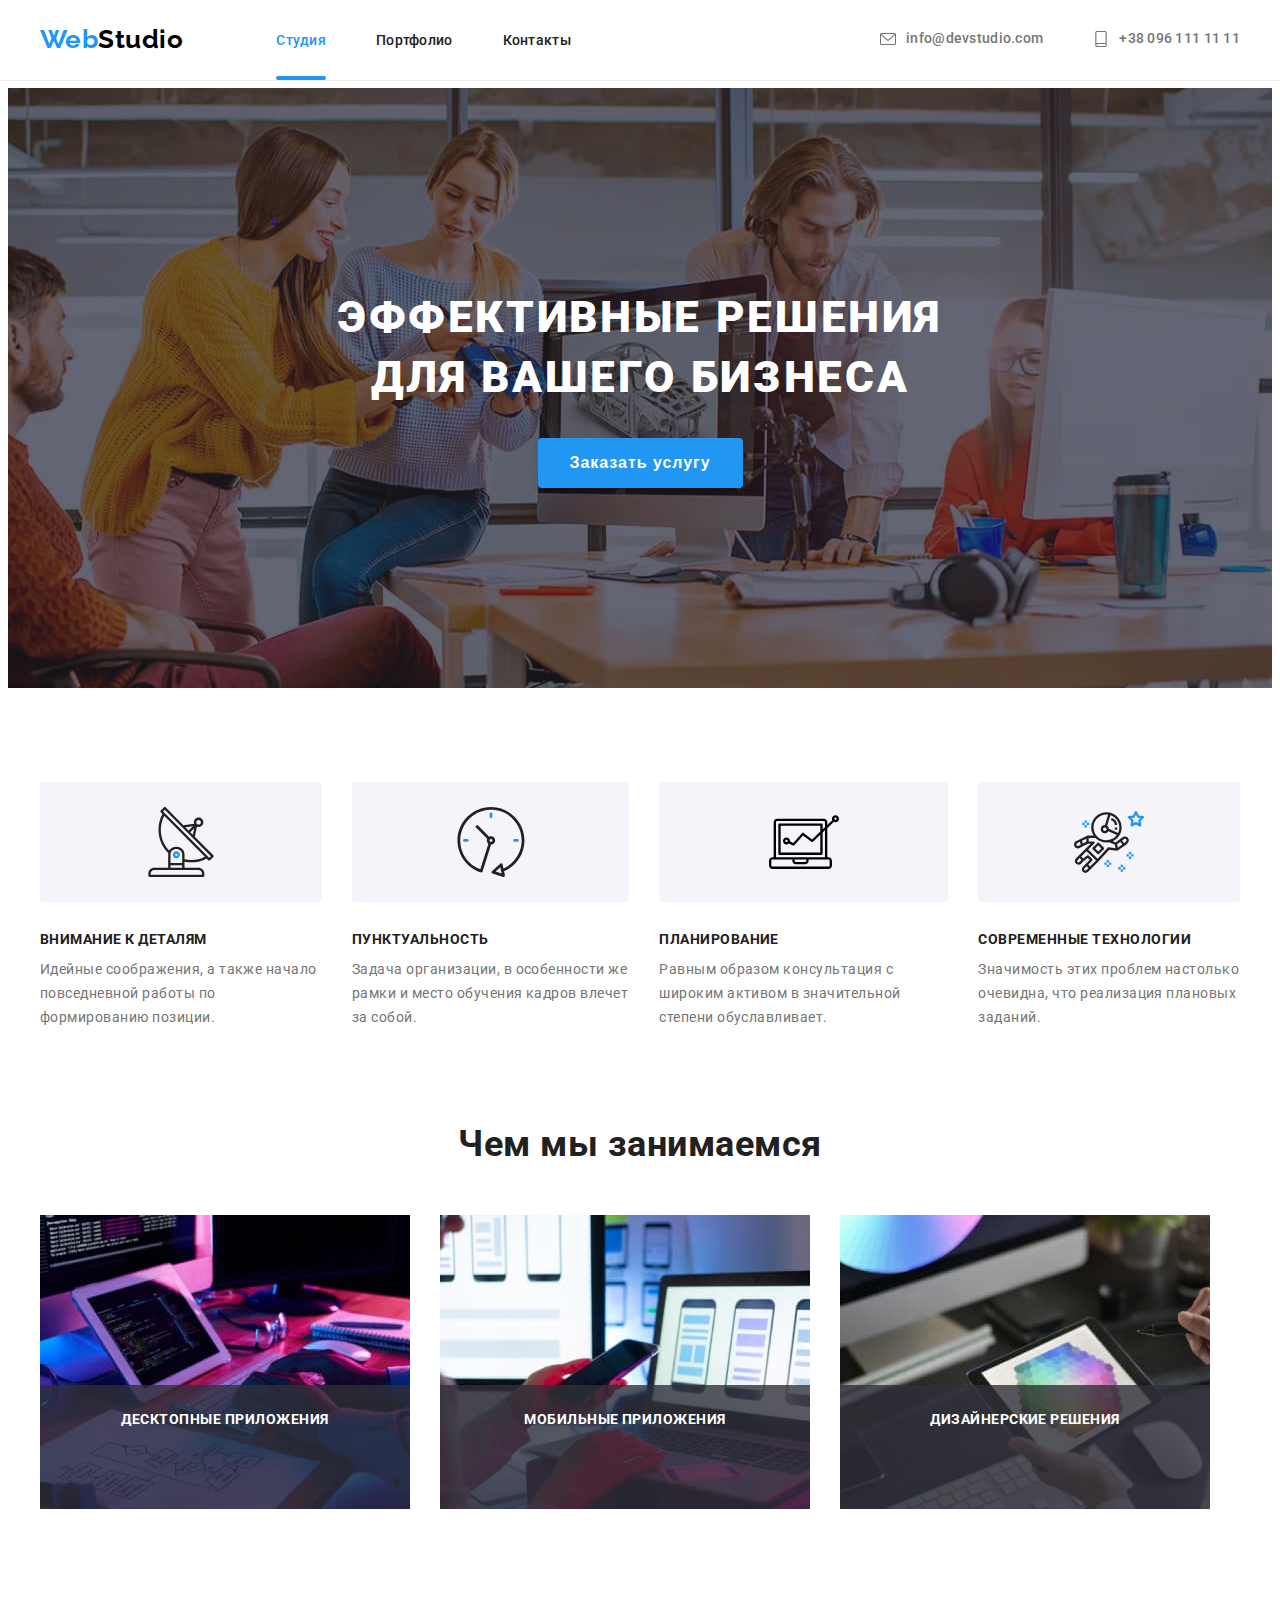
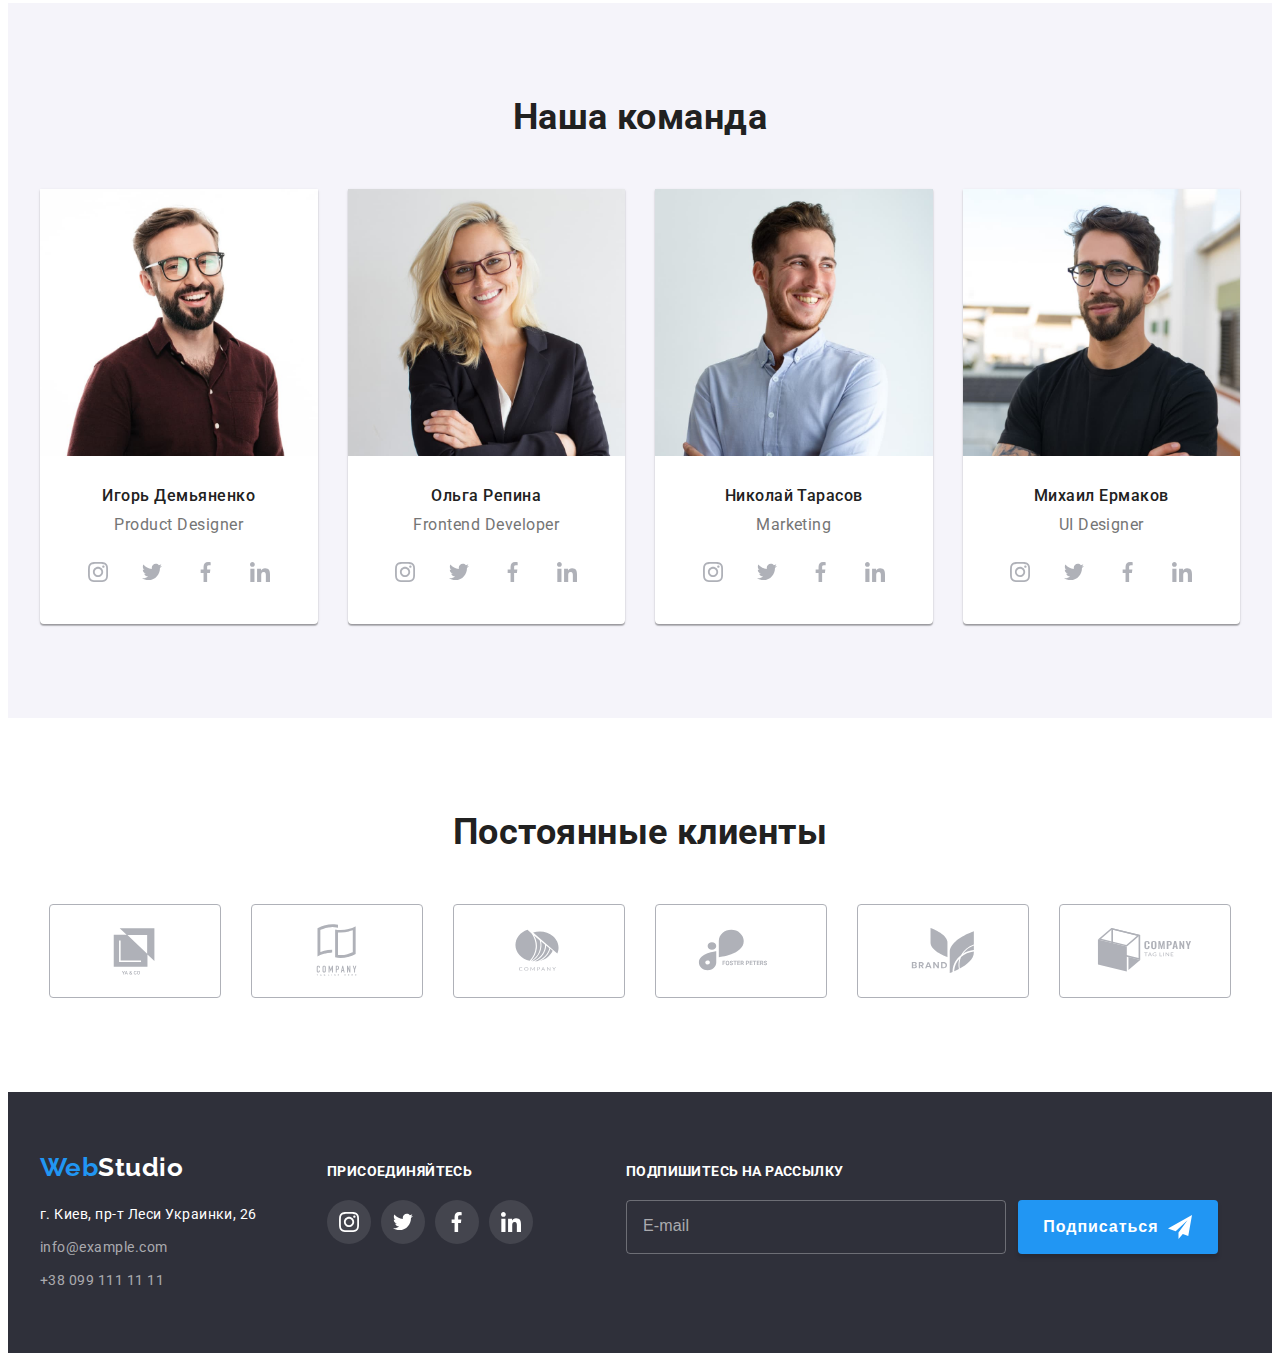
<file: index.html>
<!DOCTYPE html>
<html lang="ru">

<head>
    <meta charset="UTF-8">
    <meta http-equiv="X-UA-Compatible" content="IE=edge">
    <meta name="viewport" content="width=device-width, initial-scale=1.0">
    <title>WedStudio</title>
    <link rel="preconnect" href="https://fonts.googleapis.com">
    <link rel="preconnect" href="https://fonts.gstatic.com" crossorigin>
    <link href="https://fonts.googleapis.com/css2?family=Raleway:wght@700&family=Roboto:wght@400;500;700;900&display=swap"
        rel="stylesheet">
    <link rel="stylesheet" href="https://cdnjs.cloudflare.com/ajax/libs/modern-normalize/1.1.0/modern-normalize.min.css"
            integrity="sha512-wpPYUAdjBVSE4KJnH1VR1HeZfpl1ub8YT/NKx4PuQ5NmX2tKuGu6U/JRp5y+Y8XG2tV+wKQpNHVUX03MfMFn9Q=="
            crossorigin="anonymous" referrerpolicy="no-referrer" />
    <!-- <link rel="stylesheet" href="./css/styles.css"> -->
    <link rel="stylesheet" href="./css/main.min.css">
</head>

<body>

    <!-- HEADER -->

    <header class="page-header">
        <div class="container header">
            <a href="./index.html" class="logo"><span class="logo-item">Web</span>Studio</a>

            <button class="menu-btn" data-menu-open>
                <svg width="40" height="40">
                    <use href="./images/icons.svg#mob-menu"></use>
                </svg>
            </button>

            <nav class="page-header__nav">
                <ul class="nav">
                    <li class="nav__item">
                        <a href="index.html" class="nav__link nav__link--current">Студия</a>
                    </li>
                    <li class="nav__item">
                        <a href="portfolio.html" class="nav__link">Портфолио</a>
                    </li>
                    <li class="nav__item">
                        <a href="#contact" class="nav__link">Контакты</a>
                    </li>
                </ul>
            </nav>

            <ul class="contacts">
                <li class="contacts__item">
                    <a href="mailto:info@devstudio.com" class="contacts__link">
                        <svg class="contacts__icon" width="16" height="16">
                            <use href="./images/icons.svg#envelope"></use>
                        </svg>
                        info@devstudio.com
                    </a>
                </li>
                <li class="contacts__item">
                    <a href="tel:+380961111111" class="contacts__link">
                        <svg class="contacts__icon" width="16" height="16">
                            <use href="./images/icons.svg#smartphone"></use>
                        </svg>
                        +38 096 111 11 11
                    </a>
                </li>
            </ul>
        </div>
    </header>

    <main>

        <!-- HERO -->

        <section class="hero main-background">
            <div class="container">
                <h1 class="hero-title">
                    Эффективные решения <br>
                    для вашего бизнеса
                </h1>
                <button type="button" class="main-btn" data-modal-open>Заказать услугу</button>
            </div>

            <!-- MODAL -->

            <div class="backdrop is-hidden" data-modal>
                <div class="modal">
                    <button class="modal-btn" data-modal-close>
                        <svg width='30' height="30" >
                            <use href="./images/icons.svg#close"></use>
                        </svg>
                    </button>
                    <h5 class="modal-title">Оставьте свои данные, мы вам перезвоним</h5>
                    <form class="form">
                        <label class="form__label">
                            <span class="form__text">Имя</span>
                            <span class="form__item">
                                <svg width="18" height="18">
                                    <use href="./images/icons.svg#person-black"></use>
                                </svg>
                            </span>
                            <input type="text" class="form__input" name="name" placeholder="Иван Иванович" required>
                        </label>
                        <label class="form__label">
                            <span class="form__text">Телефон</span>
                            <span class="form__item">
                                <svg width="18" height="18">
                                    <use href="./images/icons.svg#phone-black"></use>
                                </svg>
                            </span>
                            <input type="tel" class="form__input" name="tel" placeholder="+380670000000" required>
                        </label>
                        <label class="form__label">
                            <span class="form__text">Почта</span>
                            <span class="form__item">
                                <svg width="18" height="18">
                                    <use href="./images/icons.svg#email-black"></use>
                                </svg>
                            </span>
                            <input type="email" class="form__input" name="mail" placeholder="mail@example.com" required>
                        </label>
                        <label class="form__label label-comment">
                            <span class="form__text">Комментарий</span>
                            <textarea name="comment" placeholder="Введите текст"></textarea>
                        </label>
                        <label class="checkbox">
                            <input type="checkbox" class="checkbox__input" name="topic">
                            <span class="checkbox__item">
                                <svg width="16" height="15">
                                    <use href="./images/icons.svg#icon-check"></use>
                                </svg>
                            </span>
                            <span class="checkbox__agreement">
                                Соглашаюсь с рассылкой и принимаю
                                <a href="" class="checkbox__link">Условия договора</a></span>
                        </label>
                        <button type="submit" class="main-btn">Отправить</button>
                    </form>
                </div>
            </div>
        </section>

        <!-- ADVANTAGE -->

        <section class="advantage">
            <div class="container">
                <h2 class="hidden-title">Преимущества</h2>
                <ul class="advantage__list">
                    <li class="advantage__item">
                        <div class="skills">
                            <div class="skills__box">
                                <svg width="70" height="70">
                                    <use href="./images/icons.svg#antenna"></use>
                                </svg>
                            </div>
                            <h3 class="skills__title">Внимание к деталям</h3>
                            <p class="skills__text">Идейные соображения, а также начало
                                повседневной работы по формированию позиции.</p>
                        </div>
                    </li>
                    <li class="advantage__item">
                        <div class="skills">
                            <div class="skills__box">
                                <svg width="70" height="70">
                                    <use href="./images/icons.svg#clock"></use>
                                </svg>
                            </div>
                            <h3 class="skills__title">Пунктуальность</h3>
                            <p class="skills__text">Задача организации, в особенности же рамки
                                и место обучения кадров влечет за собой.</p>
                        </div>
                    </li>
                    <li class="advantage__item">
                        <div class="skills">
                            <div class="skills__box">
                                <svg width="70" height="70">
                                    <use href="./images/icons.svg#comp"></use>
                                </svg>
                            </div>
                            <h3 class="skills__title">Планирование</h3>
                            <p class="skills__text">Равным образом консультация с широким активом
                                в значительной степени обуславливает.</p>
                        </div>
                    </li>
                    <li class="advantage__item">
                        <div class="skills">
                            <div class="skills__box">
                                <svg width="70" height="70">
                                    <use href="./images/icons.svg#astronaut"></use>
                                </svg>
                            </div>
                            <h3 class="skills__title">Современные технологии</h3>
                            <p class="skills__text">Значимость этих проблем настолько очевидна,
                                что реализация плановых заданий.</p>
                        </div>
                    </li>
                </ul>
            </div>
        </section>

        <!-- WORKS -->

        <section class="work">
            <div class="container">
                <h2 class="work-title">Чем мы занимаемся</h2>
                <ul class="work__list">
                    <li class="work__item">

                        <img
                            srcset="
                                ./images/desktop/box-1-1200@1x.jpg 1x,
                                ./images/desktop/box-1-1200@2x.jpg 2x"
                            src="./images/desktop/box-1-1200@1x.jpg"
                            alt="Разработчик пишет код"
                            width="370"
                        >
                        <div class="work__box">
                            <p class="work__text">
                                Десктопные приложения
                            </p>
                        </div>
                    </li>
                    <li class="work__item">
                        <img
                            srcset="
                                ./images/desktop/box-2-1200@1x.jpg 1x,
                                ./images/desktop/box-2-1200@2x.jpg 2x"
                            src="./images/desktop/box-2-1200@1x.jpg"
                        alt="Дизайнер создает макет"
                        width="370"
                        >
                        <div class="work__box">
                            <p class="work__text">
                                Мобильные приложения
                            </p>
                        </div>
                    </li>
                    <li class="work__item">
                        <img
                            srcset="
                                ./images/desktop/box-3-1200@1x.jpg 1x,
                                ./images/desktop/box-3-1200@2x.jpg 2x"
                            src="./images/desktop/box-3-1200@1x.jpg"
                        alt="Дизайнер работает с палитрой"
                        width="370"
                        >
                        <div class="work__box">
                            <p class="work__text">
                                Дизайнерские решения
                            </p>
                        </div>
                    </li>
                </ul>
            </div>
        </section>

        <!-- TEAM -->

        <section class="team">
            <div class="container">
                <h2 class="team-title">Наша команда</h2>
                <ul class="team__list">
                    <li class="team__item">

                        <picture>
                            <source srcset="
                                        ./images/mobile/team-1-480@1x.jpg 1x,
                                        ./images/mobile/team-1-480@2x.jpg 2x"
                                    media="(max-width: 767px)">
                            <source srcset="
                                        ./images/tablet/team-1-768@1x.jpg 1x,
                                        ./images/tablet/team-1-768@2x.jpg 2x"
                                    media="(min-width: 768px) and (max-width: 1199px)">
                            <source srcset="
                                        ./images/desktop/team-1-1200@1x.jpg 1x,
                                        ./images/desktop/team-1-1200@2x.jpg 2x"
                                    media="(min-width: 1200px)">

                            <img src="./images/mobile/team-1-480@1x.jpg"
                                 alt="Дизайнер"
                                 width="270">
                        </picture>

                        <h4 class="team__name">Игорь Демьяненко</h4>
                        <p class="team__position">Product Designer</p>
                        <ul class="networks">
                            <li class="networks__item">
                                <a href="https://www.instagram.com/" target="_blank" rel="noreferrer noopener" class="networks__link">
                                    <svg width="20" height="20">
                                        <use href="./images/icons.svg#instagram"></use>
                                    </svg>
                                </a>
                            </li>
                            <li class="networks__item">
                                <a href="https://twitter.com/" target="_blank" rel="noreferrer noopener" class="networks__link">
                                    <svg width="20" height="20">
                                        <use href="./images/icons.svg#twitter"></use>
                                    </svg>
                                </a>
                            </li>
                            <li class="networks__item">
                                <a href="https://www.facebook.com/" target="_blank" rel="noreferrer noopener" class="networks__link">
                                    <svg width="20" height="20">
                                        <use href="./images/icons.svg#facebook"></use>
                                    </svg>
                                </a>
                            </li>
                            <li class="networks__item">
                                <a href="https://www.linkedin.com/" target="_blank" rel="noreferrer noopener" class="networks__link">
                                    <svg width="20" height="20">
                                        <use href="./images/icons.svg#linkedin"></use>
                                    </svg>
                                </a>
                            </li>
                        </ul>
                    </li>
                    <li class="team__item">

                        <picture>
                            <source srcset="
                                        ./images/mobile/team-2-480@1x.jpg 1x,
                                        ./images/mobile/team-2-480@2x.jpg 2x"
                                    media="(max-width: 767px)">
                            <source srcset="
                                        ./images/tablet/team-2-768@1x.jpg 1x,
                                        ./images/tablet/team-2-768@2x.jpg 2x"
                                    media="(min-width: 768px) and (max-width: 1199px)">
                            <source srcset="
                                        ./images/desktop/team-2-1200@1x.jpg 1x,
                                        ./images/desktop/team-2-1200@2x.jpg 2x"
                                    media="(min-width: 1200px)">

                            <img src="./images/mobile/team-2-480@1x.jpg"
                                 alt="Разработчик"
                                 width="270">
                        </picture>

                        <h4 class="team__name">Ольга Репина</h4>
                        <p class="team__position">Frontend Developer</p>
                        <ul class="networks">
                            <li class="networks__item">
                                <a href="https://www.instagram.com/" target="_blank" rel="noreferrer noopener" class="networks__link">
                                    <svg width="20" height="20">
                                        <use href="./images/icons.svg#instagram"></use>
                                    </svg>
                                </a>
                            </li>
                            <li class="networks__item">
                                <a href="https://twitter.com/" target="_blank" rel="noreferrer noopener" class="networks__link">
                                    <svg width="20" height="20">
                                        <use href="./images/icons.svg#twitter"></use>
                                    </svg>
                                </a>
                            </li>
                            <li class="networks__item">
                                <a href="https://www.facebook.com/" target="_blank" rel="noreferrer noopener" class="networks__link">
                                    <svg width="20" height="20">
                                        <use href="./images/icons.svg#facebook"></use>
                                    </svg>
                                </a>
                            </li>
                            <li class="networks__item">
                                <a href="https://www.linkedin.com/" target="_blank" rel="noreferrer noopener" class="networks__link">
                                    <svg width="20" height="20">
                                        <use href="./images/icons.svg#linkedin"></use>
                                    </svg>
                                </a>
                            </li>
                        </ul>
                    </li>
                    <li class="team__item">

                        <picture>
                            <source srcset="
                                        ./images/mobile/team-3-480@1x.jpg 1x,
                                        ./images/mobile/team-3-480@2x.jpg 2x"
                                    media="(max-width: 767px)">
                            <source srcset="
                                        ./images/tablet/team-3-768@1x.jpg 1x,
                                        ./images/tablet/team-3-768@2x.jpg 2x"
                                    media="(min-width: 768px) and (max-width: 1199px)">
                            <source srcset="
                                        ./images/desktop/team-3-1200@1x.jpg 1x,
                                        ./images/desktop/team-3-1200@2x.jpg 2x"
                                    media="(min-width: 1200px)">

                            <img src="./images/mobile/team-3-480@1x.jpg"
                                 alt="Маркетолог"
                                 width="270">
                        </picture>

                        <h4 class="team__name">Николай Тарасов</h4>
                        <p class="team__position">Marketing</p>
                        <ul class="networks">
                            <li class="networks__item">
                                <a href="https://www.instagram.com/" target="_blank" rel="noreferrer noopener" class="networks__link">
                                    <svg width="20" height="20">
                                        <use href="./images/icons.svg#instagram"></use>
                                    </svg>
                                </a>
                            </li>
                            <li class="networks__item">
                                <a href="https://twitter.com/" target="_blank" rel="noreferrer noopener" class="networks__link">
                                    <svg width="20" height="20">
                                        <use href="./images/icons.svg#twitter"></use>
                                    </svg>
                                </a>
                            </li>
                            <li class="networks__item">
                                <a href="https://www.facebook.com/" target="_blank" rel="noreferrer noopener" class="networks__link">
                                    <svg width="20" height="20">
                                        <use href="./images/icons.svg#facebook"></use>
                                    </svg>
                                </a>
                            </li>
                            <li class="networks__item">
                                <a href="https://www.linkedin.com/" target="_blank" rel="noreferrer noopener" class="networks__link">
                                    <svg width="20" height="20">
                                        <use href="./images/icons.svg#linkedin"></use>
                                    </svg>
                                </a>
                            </li>
                        </ul>
                    </li>
                    <li class="team__item">

                        <picture>
                            <source srcset="
                                        ./images/mobile/team-4-480@1x.jpg 1x,
                                        ./images/mobile/team-4-480@2x.jpg 2x"
                                    media="(max-width: 767px)">
                            <source srcset="
                                        ./images/tablet/team-4-768@1x.jpg 1x,
                                        ./images/tablet/team-4-768@2x.jpg 2x"
                                    media="(min-width: 768px) and (max-width: 1199px)">
                            <source srcset="
                                        ./images/desktop/team-4-1200@1x.jpg 1x,
                                        ./images/desktop/team-4-1200@2x.jpg 2x"
                                    media="(min-width: 1200px)">

                            <img src="./images/mobile/team-4-480@1x.jpg"
                                 alt="Дизайнерг"
                                 width="270">

                        <h4 class="team__name">Михаил Ермаков</h4>
                        <p class="team__position">UI Designer</p>
                        <ul class="networks">
                            <li class="networks__item">
                                <a href="https://www.instagram.com/" target="_blank" rel="noreferrer noopener" class="networks__link">
                                    <svg width="20" height="20">
                                        <use href="./images/icons.svg#instagram"></use>
                                    </svg>
                                </a>
                            </li>
                            <li class="networks__item">
                                <a href="https://twitter.com/" target="_blank" rel="noreferrer noopener" class="networks__link">
                                    <svg width="20" height="20">
                                        <use href="./images/icons.svg#twitter"></use>
                                    </svg>
                                </a>
                            </li>
                            <li class="networks__item">
                                <a href="https://www.facebook.com/" target="_blank" rel="noreferrer noopener" class="networks__link">
                                    <svg width="20" height="20">
                                        <use href="./images/icons.svg#facebook"></use>
                                    </svg>
                                </a>
                            </li>
                            <li class="networks__item">
                                <a href="https://www.linkedin.com/" target="_blank" rel="noreferrer noopener" class="networks__link">
                                    <svg width="20" height="20">
                                        <use href="./images/icons.svg#linkedin"></use>
                                    </svg>
                                </a>
                            </li>
                        </ul>
                    </li>
                </ul>
            </div>
        </section>

        <!-- CLIENTS -->

        <section class="client">
            <div class="container">
                <h2 class="client-title">Постоянные клиенты</h2>
                <ul class="client__list">
                    <li class="client__item">
                        <a href="" class="client__link">
                            <svg width="106" height="60">
                                <use href="./images/icons.svg#client-1"></use>
                            </svg>
                        </a>
                    </li>
                    <li class="client__item">
                        <a href="" class="client__link">
                            <svg width="106" height="60">
                                <use href="./images/icons.svg#client-2"></use>
                            </svg>
                        </a>
                    </li>
                    <li class="client__item">
                        <a href="" class="client__link">
                            <svg width="106" height="60">
                                <use href="./images/icons.svg#client-3"></use>
                            </svg>
                        </a>
                    </li>
                    <li class="client__item">
                        <a href="" class="client__link">
                            <svg width="106" height="60">
                                <use href="./images/icons.svg#client-4"></use>
                            </svg>
                        </a>
                    </li>
                    <li class="client__item">
                        <a href="" class="client__link">
                            <svg width="106" height="60">
                                <use href="./images/icons.svg#client-5"></use>
                            </svg>
                        </a>
                    </li>
                    <li class="client__item">
                        <a href="" class="client__link">
                            <svg width="106" height="60">
                                <use href="./images/icons.svg#client-6"></use>
                            </svg>
                        </a>
                    </li>
                </ul>
            </div>
        </section>

    </main>

    <!-- FOOTER -->

    <footer class="footer">
        <div class="container footer-box">
            <div class="footer-address">
                <a href="./index.html" class="logo logo-footer"><span class="logo-item">Web</span>Studio</a>
                <address id="contact" class="office">
                    <ul class="office__list">
                        <li class="office__item">
                            <a href="https://goo.gl/maps/MUDhVGZBAiDzLB5r7" target="_blank" rel="noreferrer noopener"
                                class="office__address">г.
                                Киев,
                                пр-т Леси Украинки, 26
                            </a>
                        </li>
                        <li class="office__item">
                            <a href="mailto:info@example.com" class="office__link">info@example.com</a>
                        </li>
                        <li class="office__item">
                            <a href="tel:+380991111111" class="office__link">+38 099 111 11 11</a>
                        </li>
                    </ul>
                </address>
            </div>

            <div class="community">
                <h3 class="footer-title">
                    присоединяйтесь
                </h3>
                <ul class="networks">
                    <li class="networks__item">
                        <a href="https://www.instagram.com/" target="_blank" rel="noreferrer noopener" class="networks__link footer-link">
                            <svg width="20" height="20">
                                <use href="./images/icons.svg#instagram"></use>
                            </svg>
                        </a>
                    </li>
                    <li class="networks__item">
                        <a href="https://twitter.com/" target="_blank" rel="noreferrer noopener" class="networks__link footer-link">
                            <svg width="20" height="20">
                                <use href="./images/icons.svg#twitter"></use>
                            </svg>
                        </a>
                    </li>
                    <li class="networks__item">
                        <a href="https://www.facebook.com/" target="_blank" rel="noreferrer noopener" class="networks__link footer-link">
                            <svg width="20" height="20">
                                <use href="./images/icons.svg#facebook"></use>
                            </svg>
                        </a>
                    </li>
                    <li class="networks__item">
                        <a href="https://www.linkedin.com/" target="_blank" rel="noreferrer noopener" class="networks__link footer-link">
                            <svg width="20" height="20">
                                <use href="./images/icons.svg#linkedin"></use>
                            </svg>
                        </a>
                    </li>
                </ul>

            </div>
            <div class="subscribe-box">
                <h3 class="subscribe-title">Подпишитесь на рассылку</h3>
                <form class="subscribe">
                    <label class="subscribe__label">
                        <input type="email" class="subscribe__input" name="mail" placeholder="E-mail">
                    </label>
                    <button type="submit" class="main-btn subscribe-btn">
                        Подписаться
                        <svg class="subscribe-icon" width="24" height="24">
                            <use href="./images/icons.svg#send"></use>
                        </svg>
                    </button>
                </form>
            </div>
        </div>
    </footer>

    <!--MOBILE MENU  -->
    <div class="mob-menu is-hidden" data-menu>
        <button class="mob-menu__btn"  data-menu-close>
            <svg width="40" height="40">
                <use href="./images/icons.svg#mob-close"></use>
            </svg>
        </button>
        <div>
            <ul class="mob-nav">
                <li class="mob-nav__item">
                    <a href="index.html" class="mob-nav__link mob-nav__link--current">Студия</a>
                </li>
                <li class="mob-nav__item">
                    <a href="portfolio.html" class="mob-nav__link">Портфолио</a>
                </li>
                <li class="mob-nav__item">
                    <a href="#contact" class="mob-nav__link">Контакты</a>
                </li>
            </ul>
        </div>
        <div class="mob-contacts">
            <ul class="mob-contact">
                <li class="mob-contact__item">
                    <a href="tel:+380961111111" class="mob-contact__phone">
                        +38 096 111 11 11
                    </a>
                </li>
                <li class="mob-contact__item">
                    <a href="mailto:info@devstudio.com" class="mob-contact__mail">
                        info@devstudio.com
                    </a>
                </li>
            </ul>
        </div>
        <div>
            <ul class="mob-networks">
                <li class="mob-networks__item">
                    <a href="https://www.instagram.com/" target="_blank" rel="noreferrer noopener" class="mob-networks__link">
                        Instagram
                    </a>
                </li>
                <li class="mob-networks__item">
                    <a href="https://twitter.com/" target="_blank" rel="noreferrer noopener" class="mob-networks__link">
                        Twitter
                    </a>
                </li>
                <li class="mob-networks__item">
                    <a href="https://www.facebook.com/" target="_blank" rel="noreferrer noopener" class="mob-networks__link">
                        Facebook
                    </a>
                </li>
                <li class="mob-networks__item">
                    <a href="https://www.linkedin.com/" target="_blank" rel="noreferrer noopener" class="mob-networks__link">
                        LinkedIn
                    </a>
                </li>
            </ul>
        </div>
    </div>

    <!-- Fixed Header script -->

    <!-- <script>
        const { height:pageHeaderHeight } = document
          .querySelector(".page-header")
          .getBoundingClientRect ();

        document.body.style.paddingTop = `${pageHeaderHeight}px`;
    </script> -->

    <!-- SCRIPT -->

    <script src="./js/modal.js"></script>
    <script src="./js/menu.js"></script>

</body>

</html>
</file>
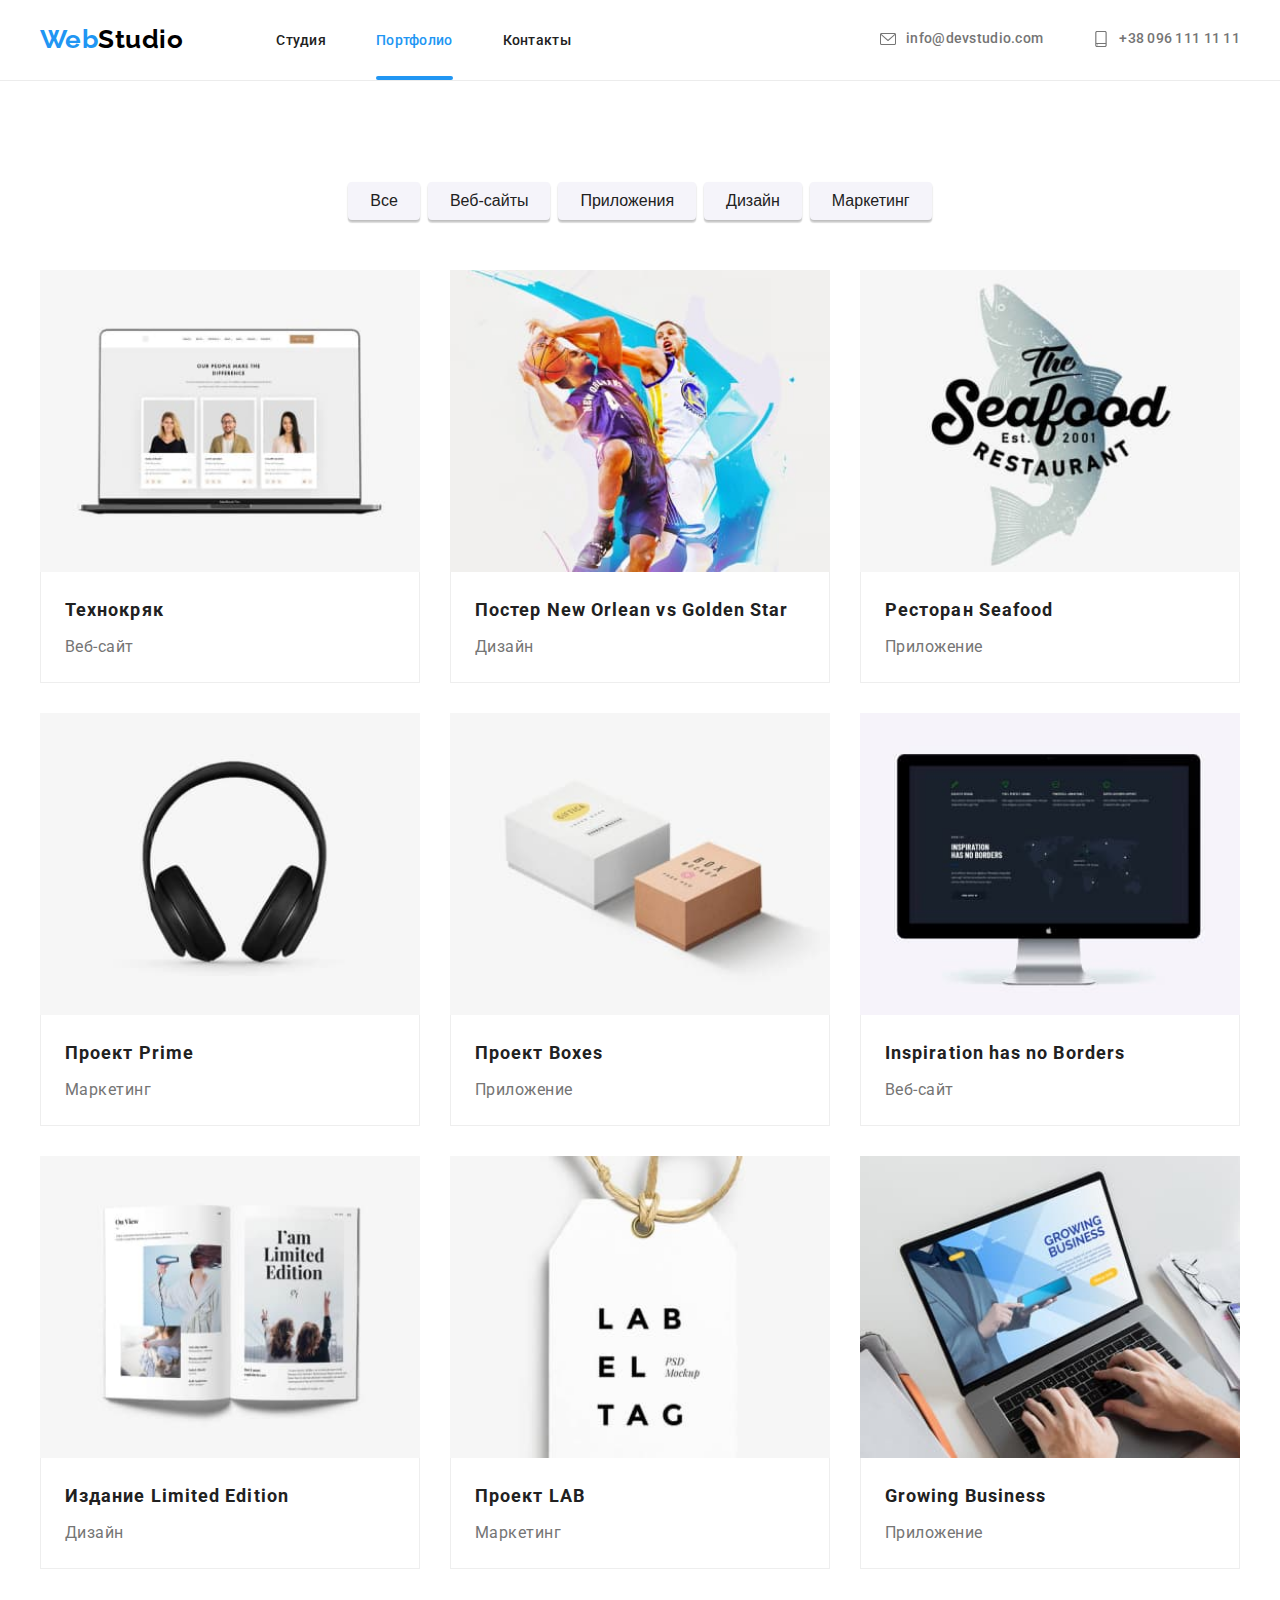
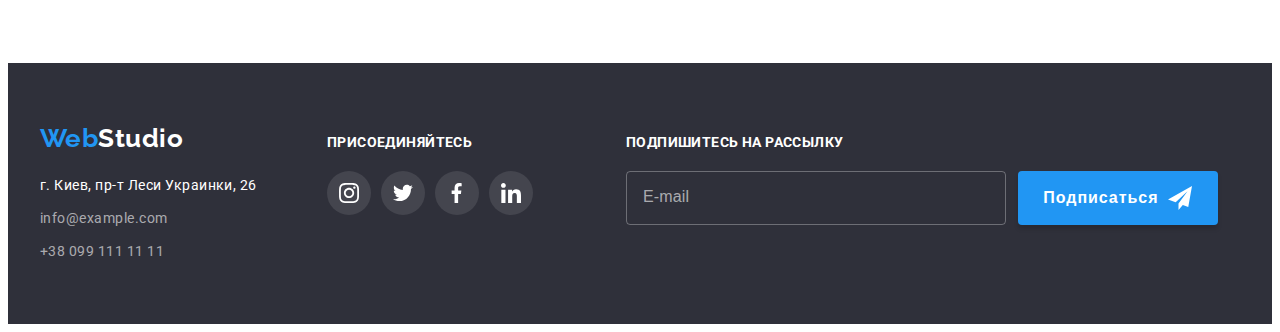
<file: portfolio.html>
<!DOCTYPE html>
<html lang="ru">

<head>
    <meta charset="UTF-8">
    <meta http-equiv="X-UA-Compatible" content="IE=edge">
    <meta name="viewport" content="width=device-width, initial-scale=1.0">
    <title>WedStudio</title>
    <link rel="preconnect" href="https://fonts.googleapis.com">
    <link rel="preconnect" href="https://fonts.gstatic.com" crossorigin>
    <link
        href="https://fonts.googleapis.com/css2?family=Raleway:wght@700&family=Roboto:wght@400;500;700;900&display=swap"
        rel="stylesheet">
    <link rel="stylesheet" href="https://cdnjs.cloudflare.com/ajax/libs/modern-normalize/1.1.0/modern-normalize.min.css"
        integrity="sha512-wpPYUAdjBVSE4KJnH1VR1HeZfpl1ub8YT/NKx4PuQ5NmX2tKuGu6U/JRp5y+Y8XG2tV+wKQpNHVUX03MfMFn9Q=="
        crossorigin="anonymous" referrerpolicy="no-referrer" />
    <!-- <link rel="stylesheet" href="./css/styles.css"> -->
    <link rel="stylesheet" href="./css/main.min.css">
</head>

<body>

    <!-- HEADER -->

    <header class="page-header">
        <div class="container header">
            <a href="./index.html" class="logo"><span class="logo-item">Web</span>Studio</a>

            <button class="menu-btn" data-menu-open>
                <svg width="40" height="40">
                    <use href="./images/icons.svg#mob-menu"></use>
                </svg>
            </button>

            <nav class="page-header__nav">
                <ul class="nav">
                    <li class="nav__item">
                        <a href="index.html" class="nav__link">Студия</a>
                    </li>
                    <li class="nav__item">
                        <a href="portfolio.html" class="nav__link nav__link--current">Портфолио</a>
                    </li>
                    <li class="nav__item">
                        <a href="#contact" class="nav__link">Контакты</a>
                    </li>
                </ul>
            </nav>

            <ul class="contacts">
                <li class="contacts__item">
                    <a href="mailto:info@devstudio.com" class="contacts__link">
                        <svg class="contacts__icon" width="16" height="16">
                            <use href="./images/icons.svg#envelope"></use>
                        </svg>
                        info@devstudio.com
                    </a>
                </li>
                <li class="contacts__item">
                    <a href="tel:+380961111111" class="contacts__link">
                        <svg class="contacts__icon" width="16" height="16">
                            <use href="./images/icons.svg#smartphone"></use>
                        </svg>
                        +38 096 111 11 11
                    </a>
                </li>
            </ul>
        </div>
    </header>

    <main>
        <section class="portfolio">
            <div class="container">
                <h1 class="hidden-title">Галерея проектов</h1>
                <ul class="filter">
                    <li class="filter-item">
                        <button type="button" class="filter-btn">Все</button>
                    </li>
                    <li class="filter-item">
                        <button type="button" class="filter-btn">Веб-сайты</button>
                    </li>
                    <li class="filter-item">
                        <button type="button" class="filter-btn">Приложения</button>
                    </li>
                    <li class="filter-item">
                        <button type="button" class="filter-btn">Дизайн</button>
                    </li>
                    <li class="filter-item">
                        <button type="button" class="filter-btn">Маркетинг</button>
                    </li>
                </ul>
                <ul class="portfolio__list">
                    <li class="portfolio__item">
                        <a href="" class="project">
                            <div class="project__thumb">

                                <picture>
                                    <source srcset="
                                        ./images/mobile/portfolio-1-480@1x.jpg 1x,
                                        ./images/mobile/portfolio-1-480@2x.jpg 2x"
                                        media="(max-width: 767px)">
                                    <source srcset="
                                        ./images/tablet/portfolio-1-768@1x.jpg 1x,
                                        ./images/tablet/portfolio-1-768@2x.jpg 2x"
                                        media="(min-width: 768px) and (max-width: 1199px)">
                                    <source srcset="
                                        ./images/desktop/portfolio-1-1200@1x.jpg 1x,
                                        ./images/desktop/portfolio-1-1200@2x.jpg 2x"
                                        media="(min-width: 1200px)">

                                    <img src="./images/mobile/portfolio-1-480@1x.jpg"
                                         width="370"
                                         alt="Технокряк">
                                </picture>

                                <p class="project__overlay">
                                    Технокряк это современная площадка распространения коронавируса. Компании используют эту платформу
                                    для цифрового
                                    шпионажа и атак на защищённые сервера конкурентов.
                                </p>
                            </div>
                            <div class="project__box">
                                <h2 class="project__title">Технокряк</h2>
                                <p class="project__text">Веб-сайт</p>
                            </div>
                        </a>
                    </li>
                    <li class="portfolio__item">
                        <a href="" class="project">
                            <div class="project__thumb">

                                <picture>
                                    <source srcset="
                                        ./images/mobile/portfolio-2-480@1x.jpg 1x,
                                        ./images/mobile/portfolio-2-480@2x.jpg 2x"
                                        media="(max-width: 767px)">
                                    <source srcset="
                                        ./images/tablet/portfolio-2-768@1x.jpg 1x,
                                        ./images/tablet/portfolio-2-768@2x.jpg 2x"
                                        media="(min-width: 768px) and (max-width: 1199px)">
                                    <source srcset="
                                        ./images/desktop/portfolio-2-1200@1x.jpg 1x,
                                        ./images/desktop/portfolio-2-1200@2x.jpg 2x"
                                        media="(min-width: 1200px)">

                                    <img src="./images/mobile/portfolio-2-480@1x.jpg"
                                         width="370"
                                         alt="Постер New Orlean vs Golden Star">
                                </picture>

                                <p class="project__overlay">
                                    Технокряк это современная площадка распространения коронавируса. Компании используют эту платформу
                                    для цифрового
                                    шпионажа и атак на защищённые сервера конкурентов.
                                </p>
                            </div>
                            <div class="project__box">
                                <h2 class="project__title">Постер New Orlean vs Golden Star</h2>
                                <p class="project__text">Дизайн</p>
                            </div>
                        </a>
                    </li>
                    <li class="portfolio__item">
                        <a href="" class="project">
                            <div class="project__thumb">

                                <picture>
                                    <source srcset="
                                        ./images/mobile/portfolio-3-480@1x.jpg 1x,
                                        ./images/mobile/portfolio-3-480@2x.jpg 2x"
                                        media="(max-width: 767px)">
                                    <source srcset="
                                        ./images/tablet/portfolio-3-768@1x.jpg 1x,
                                        ./images/tablet/portfolio-3-768@2x.jpg 2x"
                                        media="(min-width: 768px) and (max-width: 1199px)">
                                    <source srcset="
                                        ./images/desktop/portfolio-3-1200@1x.jpg 1x,
                                        ./images/desktop/portfolio-3-1200@2x.jpg 2x"
                                        media="(min-width: 1200px)">

                                    <img src="./images/mobile/portfolio-3-480@1x.jpg"
                                         width="370"
                                         alt="Ресторан Seafood">
                                </picture>

                                <p class="project__overlay">
                                    Технокряк это современная площадка распространения коронавируса. Компании используют эту платформу
                                    для цифрового
                                    шпионажа и атак на защищённые сервера конкурентов.
                                </p>
                            </div>
                            <div class="project__box">
                                <h2 class="project__title">Ресторан Seafood</h2>
                                <p class="project__text">Приложение</p>
                            </div>
                        </a>
                    </li>
                    <li class="portfolio__item">
                        <a href="" class="project">
                            <div class="project__thumb">

                                <picture>
                                    <source srcset="
                                        ./images/mobile/portfolio-4-480@1x.jpg 1x,
                                        ./images/mobile/portfolio-4-480@2x.jpg 2x"
                                        media="(max-width: 767px)">
                                    <source srcset="
                                        ./images/tablet/portfolio-4-768@1x.jpg 1x,
                                        ./images/tablet/portfolio-4-768@2x.jpg 2x"
                                        media="(min-width: 768px) and (max-width: 1199px)">
                                    <source srcset="
                                        ./images/desktop/portfolio-4-1200@1x.jpg 1x,
                                        ./images/desktop/portfolio-4-1200@2x.jpg 2x"
                                        media="(min-width: 1200px)">

                                    <img src="./images/mobile/portfolio-4-480@1x.jpg"
                                         width="370"
                                         alt="Проект Prime">
                                </picture>

                                <p class="project__overlay">
                                    Технокряк это современная площадка распространения коронавируса. Компании используют эту платформу
                                    для цифрового
                                    шпионажа и атак на защищённые сервера конкурентов.
                                </p>
                            </div>
                            <div class="project__box">
                                <h2 class="project__title">Проект Prime</h2>
                                <p class="project__text">Маркетинг</p>
                            </div>
                        </a>
                    </li>
                    <li class="portfolio__item">
                        <a href="" class="project">
                            <div class="project__thumb">

                                <picture>
                                    <source srcset="
                                        ./images/mobile/portfolio-5-480@1x.jpg 1x,
                                        ./images/mobile/portfolio-5-480@2x.jpg 2x"
                                        media="(max-width: 767px)">
                                    <source srcset="
                                        ./images/tablet/portfolio-5-768@1x.jpg 1x,
                                        ./images/tablet/portfolio-5-768@2x.jpg 2x"
                                        media="(min-width: 768px) and (max-width: 1199px)">
                                    <source srcset="
                                        ./images/desktop/portfolio-5-1200@1x.jpg 1x,
                                        ./images/desktop/portfolio-5-1200@2x.jpg 2x"
                                        media="(min-width: 1200px)">

                                    <img src="./images/mobile/portfolio-5-480@1x.jpg"
                                         width="370"
                                         alt="Проект Boxes">
                                </picture>

                                <p class="project__overlay">
                                    Технокряк это современная площадка распространения коронавируса. Компании используют эту платформу
                                    для цифрового
                                    шпионажа и атак на защищённые сервера конкурентов.
                                </p>
                            </div>
                            <div class="project__box">
                                <h2 class="project__title">Проект Boxes</h2>
                                <p class="project__text">Приложение</p>
                            </div>
                        </a>
                    </li>
                    <li class="portfolio__item">
                        <a href="" class="project">
                            <div class="project__thumb">

                                <picture>
                                    <source srcset="
                                        ./images/mobile/portfolio-6-480@1x.jpg 1x,
                                        ./images/mobile/portfolio-6-480@2x.jpg 2x"
                                        media="(max-width: 767px)">
                                    <source srcset="
                                        ./images/tablet/portfolio-6-768@1x.jpg 1x,
                                        ./images/tablet/portfolio-6-768@2x.jpg 2x"
                                        media="(min-width: 768px) and (max-width: 1199px)">
                                    <source srcset="
                                        ./images/desktop/portfolio-6-1200@1x.jpg 1x,
                                        ./images/desktop/portfolio-6-1200@2x.jpg 2x"
                                        media="(min-width: 1200px)">

                                    <img src="./images/mobile/portfolio-6-480@1x.jpg"
                                         width="370"
                                         alt="Inspiration has no Borders">
                                </picture>

                                <p class="project__overlay">
                                    Технокряк это современная площадка распространения коронавируса. Компании используют эту платформу
                                    для цифрового
                                    шпионажа и атак на защищённые сервера конкурентов.
                                </p>
                            </div>
                            <div class="project__box">
                                <h2 class="project__title">Inspiration has no Borders</h2>
                                <p class="project__text">Веб-сайт</p>
                            </div>
                        </a>
                    </li>
                    <li class="portfolio__item">
                        <a href="" class="project">
                            <div class="project__thumb">

                                <picture>
                                    <source srcset="
                                        ./images/mobile/portfolio-7-480@1x.jpg 1x,
                                        ./images/mobile/portfolio-7-480@2x.jpg 2x"
                                        media="(max-width: 767px)">
                                    <source srcset="
                                        ./images/tablet/portfolio-7-768@1x.jpg 1x,
                                        ./images/tablet/portfolio-7-768@2x.jpg 2x"
                                        media="(min-width: 768px) and (max-width: 1199px)">
                                    <source srcset="
                                        ./images/desktop/portfolio-7-1200@1x.jpg 1x,
                                        ./images/desktop/portfolio-7-1200@2x.jpg 2x"
                                        media="(min-width: 1200px)">

                                    <img src="./images/mobile/portfolio-7-480@1x.jpg"
                                         width="370"
                                         alt="Издание Limited Edition">
                                </picture>

                                <p class="project__overlay">
                                    Технокряк это современная площадка распространения коронавируса. Компании используют эту платформу
                                    для цифрового
                                    шпионажа и атак на защищённые сервера конкурентов.
                                </p>
                            </div>
                            <div class="project__box">
                                <h2 class="project__title">Издание Limited Edition</h2>
                                <p class="project__text">Дизайн</p>
                            </div>
                        </a>
                    </li>
                    <li class="portfolio__item">
                        <a href="" class="project">
                            <div class="project__thumb">

                                <picture>
                                    <source srcset="
                                        ./images/mobile/portfolio-8-480@1x.jpg 1x,
                                        ./images/mobile/portfolio-8-480@2x.jpg 2x"
                                        media="(max-width: 767px)">
                                    <source srcset="
                                        ./images/tablet/portfolio-8-768@1x.jpg 1x,
                                        ./images/tablet/portfolio-8-768@2x.jpg 2x"
                                        media="(min-width: 768px) and (max-width: 1199px)">
                                    <source srcset="
                                        ./images/desktop/portfolio-8-1200@1x.jpg 1x,
                                        ./images/desktop/portfolio-8-1200@2x.jpg 2x"
                                        media="(min-width: 1200px)">

                                    <img src="./images/mobile/portfolio-8-480@1x.jpg"
                                         width="370"
                                         alt="Проект LAB">
                                </picture>

                                <p class="project__overlay">
                                    Технокряк это современная площадка распространения коронавируса. Компании используют эту платформу
                                    для цифрового
                                    шпионажа и атак на защищённые сервера конкурентов.
                                </p>
                            </div>
                            <div class="project__box">
                                <h2 class="project__title">Проект LAB</h2>
                                <p class="project__text">Маркетинг</p>
                            </div>
                        </a>
                    </li>
                    <li class="portfolio__item">
                        <a href="" class="project">
                            <div class="project__thumb">

                                <picture>
                                    <source srcset="
                                        ./images/mobile/portfolio-9-480@1x.jpg 1x,
                                        ./images/mobile/portfolio-9-480@2x.jpg 2x"
                                        media="(max-width: 767px)">
                                    <source srcset="
                                        ./images/tablet/portfolio-9-768@1x.jpg 1x,
                                        ./images/tablet/portfolio-9-768@2x.jpg 2x"
                                        media="(min-width: 768px) and (max-width: 1199px)">
                                    <source srcset="
                                        ./images/desktop/portfolio-9-1200@1x.jpg 1x,
                                        ./images/desktop/portfolio-9-1200@2x.jpg 2x"
                                        media="(min-width: 1200px)">

                                    <img src="./images/mobile/portfolio-9-480@1x.jpg"
                                         width="370"
                                         alt="Growing Business">
                                </picture>

                                <p class="project__overlay">
                                    Технокряк это современная площадка распространения коронавируса. Компании используют эту платформу
                                    для цифрового
                                    шпионажа и атак на защищённые сервера конкурентов.
                                </p>
                            </div>
                            <div class="project__box">
                                <h2 class="project__title">Growing Business</h2>
                                <p class="project__text">Приложение</p>
                            </div>
                        </a>
                    </li>
                </ul>
            </div>
        </section>
    </main>

    <!-- FOOTER -->

    <footer class="footer">
        <div class="container footer-box">
            <div class="footer-address">
                <a href="./index.html" class="logo logo-footer"><span class="logo-item">Web</span>Studio</a>
                <address id="contact" class="office">
                    <ul class="office__list">
                        <li class="office__item">
                            <a href="https://goo.gl/maps/MUDhVGZBAiDzLB5r7" target="_blank" rel="noreferrer noopener"
                                class="office__address">г.
                                Киев,
                                пр-т Леси Украинки, 26
                            </a>
                        </li>
                        <li class="office__item">
                            <a href="mailto:info@example.com" class="office__link">info@example.com</a>
                        </li>
                        <li class="office__item">
                            <a href="tel:+380991111111" class="office__link">+38 099 111 11 11</a>
                        </li>
                    </ul>
                </address>
            </div>

            <div class="community">
                <h3 class="footer-title">
                    присоединяйтесь
                </h3>
                <ul class="networks">
                    <li class="networks__item">
                        <a href="https://www.instagram.com/" target="_blank" rel="noreferrer noopener"
                            class="networks__link footer-link">
                            <svg width="20" height="20">
                                <use href="./images/icons.svg#instagram"></use>
                            </svg>
                        </a>
                    </li>
                    <li class="networks__item">
                        <a href="https://twitter.com/" target="_blank" rel="noreferrer noopener"
                            class="networks__link footer-link">
                            <svg width="20" height="20">
                                <use href="./images/icons.svg#twitter"></use>
                            </svg>
                        </a>
                    </li>
                    <li class="networks__item">
                        <a href="https://www.facebook.com/" target="_blank" rel="noreferrer noopener"
                            class="networks__link footer-link">
                            <svg width="20" height="20">
                                <use href="./images/icons.svg#facebook"></use>
                            </svg>
                        </a>
                    </li>
                    <li class="networks__item">
                        <a href="https://www.linkedin.com/" target="_blank" rel="noreferrer noopener"
                            class="networks__link footer-link">
                            <svg width="20" height="20">
                                <use href="./images/icons.svg#linkedin"></use>
                            </svg>
                        </a>
                    </li>
                </ul>

            </div>
            <div class="subscribe-box">
                <h3 class="subscribe-title">Подпишитесь на рассылку</h3>
                <form class="subscribe">
                    <label class="subscribe__label">
                        <input type="email" class="subscribe__input" name="mail" placeholder="E-mail">
                    </label>
                    <button type="submit" class="main-btn subscribe-btn">
                        Подписаться
                        <svg class="subscribe-icon" width="24" height="24">
                            <use href="./images/icons.svg#send"></use>
                        </svg>
                    </button>
                </form>
            </div>
        </div>
    </footer>

    <!--MOBILE MENU  -->
    <div class="mob-menu is-hidden" data-menu>
        <button class="mob-menu__btn" data-menu-close>
            <svg width="40" height="40">
                <use href="./images/icons.svg#mob-close"></use>
            </svg>
        </button>
        <div>
            <ul class="mob-nav">
                <li class="mob-nav__item">
                    <a href="index.html" class="mob-nav__link">Студия</a>
                </li>
                <li class="mob-nav__item">
                    <a href="portfolio.html" class="mob-nav__link mob-nav__link--current">Портфолио</a>
                </li>
                <li class="mob-nav__item">
                    <a href="#contact" class="mob-nav__link">Контакты</a>
                </li>
            </ul>
        </div>
        <div class="mob-contacts">
            <ul class="mob-contact">
                <li class="mob-contact__item">
                    <a href="tel:+380961111111" class="mob-contact__phone">
                        +38 096 111 11 11
                    </a>
                </li>
                <li class="mob-contact__item">
                    <a href="mailto:info@devstudio.com" class="mob-contact__mail">
                        info@devstudio.com
                    </a>
                </li>
            </ul>
        </div>
        <div>
            <ul class="mob-networks">
                <li class="mob-networks__item">
                    <a href="https://www.instagram.com/" target="_blank" rel="noreferrer noopener" class="mob-networks__link">
                        Instagram
                    </a>
                </li>
                <li class="mob-networks__item">
                    <a href="https://twitter.com/" target="_blank" rel="noreferrer noopener" class="mob-networks__link">
                        Twitter
                    </a>
                </li>
                <li class="mob-networks__item">
                    <a href="https://www.facebook.com/" target="_blank" rel="noreferrer noopener" class="mob-networks__link">
                        Facebook
                    </a>
                </li>
                <li class="mob-networks__item">
                    <a href="https://www.linkedin.com/" target="_blank" rel="noreferrer noopener" class="mob-networks__link">
                        LinkedIn
                    </a>
                </li>
            </ul>
        </div>
    </div>

    <!-- Fixed Header script -->

    <script>
        // const { height: pageHeaderHeight } = document
        //     .querySelector(".page-header")
        //     .getBoundingClientRect();

        // document.body.style.paddingTop = `${pageHeaderHeight}px`;
    </script>

    <!-- SCRIPT -->

    <script src="./js/menu.js"></script>

</body>

</html>
</file>
<file: css/styles.css>
/* :root {
  --main-color: #212121;
  --accent-color: #2196f3;
  --text-color: #757575;
  --background-color: #2f303a;
  --title-color: #ffffff;
  --filter-color: #f5f4fa;
} */

/* body {
  color: var(--main-color);
  background-color: var(--title-color);

  font-family: "Roboto", sans-serif;
  letter-spacing: 0.03em;
} */

/* ul {
  list-style: none;
  padding: 0;
  margin: 0;
}

a {
  text-decoration: none;
  color: inherit;
}

h1,
h2,
h3,
h4,
h5,
p {
  margin: 0;
}

.container {
  width: 1200px;
  padding-right: 15px;
  padding-left: 15px;
  margin-left: auto;
  margin-right: auto;
}

section {
  padding-top: 94px;
  padding-bottom: 94px;
}

.hidden-title {
  display: none;
}

::placeholder {
  font-size: 14px;
  line-height: 1.14;
  letter-spacing: 0.01em;
  color: rgba(117, 117, 117, 0.5);
} */

/* LOGO */

/* .logo {
  margin-right: 93px;
  color: #000000;
  font-family: "Raleway", sans-serif;
  font-style: normal;
  font-weight: 700;
  font-size: 26px;
  line-height: 1.19;
}

.logo-footer {
  margin: 0;
  color: var(--title-color);
}

.logo-item {
  color: var(--accent-color);
} */

/* Button */

/* .main-btn {
  display: inline-block;
  min-width: 200px;
  min-height: 50px;
  padding: 10px 32px;

  box-shadow: 0px 4px 4px rgba(0, 0, 0, 0.15);
  border-radius: 4px;
  border: var(--accent-color);
  cursor: pointer;

  color: var(--title-color);
  background-color: var(--accent-color);
  font-weight: 700;
  font-size: 16px;
  line-height: 1.88;

  letter-spacing: 0.06em;

  transition: color 250ms cubic-bezier(0.4, 0, 0.2, 1),
    background-color 250ms cubic-bezier(0.4, 0, 0.2, 1);
}

.main-btn:hover,
.main-btn:focus {
  color: var(--accent-color);
  background-color: var(--title-color);
} */

/* HEADER */

/* header {
  border-bottom: 1px solid #ececec;
  position: fixed;
  width: 100%;
  top: 0;
  left: 0;
  min-height: 80px;
  background-color: var(--title-color);
  z-index: 1;
}

.header {
  display: flex;
  align-items: center;
  padding-top: 24px;
  padding-bottom: 25px;
} */

/* NAVIGATION */

/* .nav {
  display: flex;
}

.nav__item:not(:last-child) {
  margin-right: 50px;
}

.nav__link {
  position: relative;
  font-weight: 500;
  font-size: 14px;
  line-height: 1.14;
  letter-spacing: 0.02em;

  padding-top: 32px;
  padding-bottom: 32px;

  color: var (--main-color);

  transition: color 250ms cubic-bezier(0.4, 0, 0.2, 1);
}

.nav__link:hover,
.nav__link:focus {
  color: var(--accent-color);
}

.nav__link--current {
  color: var(--accent-color);
}

.nav__link--current::after {
  content: "";
  position: absolute;
  left: 0;
  bottom: 0;

  width: 100%;
  height: 4px;
  border-radius: 2px;
  background: var(--accent-color);
}

.contacts {
  display: flex;
  margin-left: auto;
}

.contacts__item:not(:last-child) {
  margin-right: 50px;
}

.contacts__link {
  display: flex;
  font-weight: 500;
  font-size: 14px;
  line-height: 1.14;
  letter-spacing: 0.02em;

  color: var(--text-color);
  fill: var(--text-color);

  transition: color 250ms cubic-bezier(0.4, 0, 0.2, 1),
    fill 250ms cubic-bezier(0.4, 0, 0.2, 1);
}

.contacts__link:hover,
.contacts__link:focus {
  color: var(--accent-color);
  fill: var(--accent-color);
}

.contacts__icon {
  margin-right: 10px;
} */

/* HERO */

/* .hero {
  padding-top: 200px;
  padding-bottom: 200px;
  text-align: center;
  background-color: var(--background-color);
}

.main-background {
  max-width: 1600px;
  max-height: 600px;
  margin-left: auto;
  margin-right: auto;
  background: #c4c4c4;

  background-repeat: no-repeat;
  background-position: center;
  background-size: cover;
  background-image: linear-gradient(
      to right,
      rgba(47, 48, 58, 0.4),
      rgba(47, 48, 58, 0.4)
    ),
    url("../images/hero.jpg");
}

.hero-title {
  font-weight: 900;
  font-size: 44px;
  line-height: 1.36;
  margin-bottom: 30px;

  text-align: center;
  letter-spacing: 0.06em;
  text-transform: uppercase;

  color: var(--title-color);
} */

/* MODAL */

/* .backdrop {
  position: fixed;
  top: 0;
  left: 0;
  width: 100%;
  height: 100%;
  background-color: rgba(0, 0, 0, 0.2);

  opacity: 1;
  transition: opacity 250ms cubic-bezier(0.4, 0, 0.2, 1);
  z-index: 2;
}

.backdrop.is-hidden {
  opacity: 0;
  pointer-events: none;
  visibility: hidden;
}

.modal {
  position: absolute;
  top: 50%;
  left: 50%;
  transform: translate(-50%, -50%);
  min-width: 528px;
  min-height: 581px;
  padding: 40px;

  background: var(--title-color);
  box-shadow: 0px 1px 3px rgba(0, 0, 0, 0.12), 0px 1px 1px rgba(0, 0, 0, 0.14),
    0px 2px 1px rgba(0, 0, 0, 0.2);
  border-radius: 4px;
  z-index: 2;
}

.modal-btn {
  position: absolute;
  top: 8px;
  right: 8px;
  border: none;
  padding: 0;
  background: transparent;
  cursor: pointer;

  fill: var(--main-color);

  transition: fill 250ms cubic-bezier(0.4, 0, 0.2, 1);
}

.modal-btn:hover,
.modal-btn:focus {
  fill: var(--accent-color);
}

.modal-title {
  font-weight: 700;
  font-size: 20px;
  line-height: 1.15;
  text-align: center;
  margin-bottom: 30px;
  columns: var(--main-color);
} */

/* FORM */

/* .form {
  width: 100%;
  margin: 0;
}

.form__label {
  position: relative;
  display: flex;
  width: 100%;
  margin-bottom: 28px;
}

.form__text {
  position: absolute;
  left: 0;
  top: -16px;
  font-size: 12px;
  line-height: 1.17;
  letter-spacing: 0.01em;
  color: var(--text-color);
}

.form__item {
  position: absolute;
  left: 12px;
  transform: translateY(50%);
  width: 18px;
  height: 18px;
  fill: var(--main-color);

  transition: fill 250ms cubic-bezier(0.4, 0, 0.2, 1);
}

.form__label:focus-within > .form__item {
  fill: var(--accent-color);
}

.form__input {
  width: 100%;
  height: 40px;
  padding-left: 42px;
  padding-top: 0;
  padding-right: 0;
  padding-bottom: 0;

  outline: none;
  border: 1px solid;
  border-color: rgba(33, 33, 33, 0.2);
  border-radius: 4px;
  cursor: pointer;

  transition: border-color 250ms cubic-bezier(0.4, 0, 0.2, 1);
}

.label-comment {
  margin-bottom: 20px;
}

textarea {
  resize: none;
  width: 100%;
  height: 120px;
  padding: 12px 16px;
  outline: none;
  border: 1px solid rgba(33, 33, 33, 0.2);
  border-radius: 4px;
  cursor: pointer;

  transition: border 250ms cubic-bezier(0.4, 0, 0.2, 1);
}

.form__label:hover .form__input,
.form__label:hover .form__item,
.form__input:focus,
textarea:hover,
textarea:focus {
  border-color: var(--accent-color);
  fill: var(--accent-color);
}

.checkbox {
  display: flex;
  align-items: center;
  justify-content: center;
  margin-bottom: 30px;
}

.checkbox__input {
  position: absolute;
  left: 0;
  appearance: none;
}

.checkbox__item {
  display: flex;
  justify-content: center;
  align-items: center;
  width: 16px;
  height: 15px;
  margin-right: 8px;
  cursor: pointer;
  border: solid 2px var(--main-color);
  border-radius: 2px;
}

.checkbox__input:checked + .checkbox__item {
  background-color: var(--accent-color);
  border-color: var(--accent-color);
  background-origin: border-box;

  transition: background-color 250ms cubic-bezier(0.4, 0, 0.2, 1);
}

.checkbox__agreement {
  font-size: 14px;
  line-height: 1.71;
  color: var(--text-color);
}

.checkbox__link {
  position: relative;
  color: var(--accent-color);
}

.checkbox__link::after {
  content: "";
  position: absolute;
  left: 0;
  bottom: 1px;

  width: 100%;
  height: 1px;
  background: var(--accent-color);
} */

/* ADVANTAGE */

/* .advantage__list {
  display: flex;
}

.advantage__item {
  width: calc((100%-90px) / 4);
}

.skills__box {
  display: flex;
  justify-content: center;
  align-items: center;
  height: 120px;
  margin-bottom: 30px;
  border-radius: 4px;
  background-color: var(--filter-color);
}

.advantage__item:not(:last-child) {
  margin-right: 30px;
}

.skills__title {
  font-weight: 700;
  font-size: 14px;
  line-height: 1.14;
  margin-bottom: 10px;

  text-transform: uppercase;

  color: var(--main-color);
}

.skills__text {
  font-size: 14px;
  line-height: 1.71;

  color: var(--text-color);
} */

/* WORKS */

/* .work {
  padding-top: 0;
}

.work-title,
.team-title,
.client-title {
  margin-bottom: 50px;
  font-weight: 700;
  font-size: 36px;
  line-height: 1.16;
  text-align: center;

  color: var(--main-color);
}

.work__list {
  display: flex;
}

.work__list img {
  display: block;
}

.work__item {
  position: relative;
  z-index: 0;
}

.work__item:not(:last-child) {
  margin-right: 30px;
}

.work__box {
  position: absolute;
  left: 0;
  bottom: 0;
  width: 100%;
  height: 70px;
  padding-top: 27px;
  padding-bottom: 27px;
  background: rgba(47, 48, 58, 0.8);
}

.work__text {
  font-weight: 700;
  font-size: 14px;
  line-height: 1.14;
  text-align: center;

  text-transform: uppercase;
  color: var(--title-color);
} */

/* TEAM */

/* .team {
  background-color: var(--filter-color);
}

.team__list {
  display: flex;
}

.team__item {
  padding-bottom: 30px;
  box-shadow: 0px 1px 3px rgba(0, 0, 0, 0.12), 0px 1px 1px rgba(0, 0, 0, 0.14),
    0px 2px 1px rgba(0, 0, 0, 0.2);
  border-radius: 0px 0px 4px 4px;
  background: var(--title-color);
}

.team__item:not(:last-child) {
  margin-right: 30px;
}

.team__name {
  margin-top: 30px;
  font-weight: 500;
  font-size: 16px;
  line-height: 1.19;

  text-align: center;

  color: var(--main-color);
}

.team__position {
  margin-top: 10px;
  margin-bottom: 16px;
  font-size: 16px;
  line-height: 1.19;

  text-align: center;

  color: var(--text-color);
} */

/* SOCIAL NETWORKS */

/* .networks {
  display: flex;
  justify-content: center;
}

.networks__item:not(:last-child) {
  margin-right: 10px;
}

.networks__link {
  display: flex;
  align-items: center;
  justify-content: center;
  width: 44px;
  height: 44px;
  border-radius: 50%;
  fill: #afb1b8;
  background: rgba(255, 255, 255, 0.1);

  transition: fill 250ms cubic-bezier(0.4, 0, 0.2, 1),
    background-color 250ms cubic-bezier(0.4, 0, 0.2, 1);
}

.networks__link:hover,
.networks__link:focus {
  background: var(--accent-color);
  fill: var(--filter-color);
} */

/* CLIENTS */

/* .client__list {
  display: flex;
  justify-content: center;
}

.client__item:not(:last-child) {
  margin-right: 30px;
}

.client__link {
  display: flex;
  align-items: center;
  justify-content: center;
  width: 170px;
  height: 92px;

  fill: #afb1b8;
  border: 1px solid #afb1b8;
  border-radius: 4px;

  transition: fill 250ms cubic-bezier(0.4, 0, 0.2, 1),
    border-color 250ms cubic-bezier(0.4, 0, 0.2, 1);
}

.client__link:hover,
.client__link:focus {
  border-color: var(--accent-color);
  fill: var(--accent-color);
} */

/* FOOTER */

/* .footer {
  padding-top: 60px;
  padding-bottom: 60px;
  color: var(--title-color);
  background-color: var(--background-color);
}

.office__list {
  margin-top: 20px;
  font-style: normal;
  font-size: 14px;
  line-height: 1.71;
}

.office__item:not(:last-child) {
  margin-bottom: 9px;
}

.office__address {
  color: var(--title-color);

  transition: color 250ms cubic-bezier(0.4, 0, 0.2, 1);
}

.office__address:hover,
.office__address:focus {
  color: var(--accent-color);
}

.office__link {
  color: rgba(255, 255, 255, 0.6);

  transition: color 250ms cubic-bezier(0.4, 0, 0.2, 1);
}

.office__link:hover,
.office__link:focus {
  color: var(--accent-color);
}

.footer-box {
  display: flex;
  align-items: baseline;
}

.community {
  margin-left: 70px;
}

.footer-title,
.subscribe-title {
  font-weight: 700;
  font-size: 14px;
  line-height: 1.14;
  letter-spacing: 0.03em;
  text-transform: uppercase;
  margin-bottom: 20px;
  color: var(--title-color);
}

.footer-link {
  fill: var(--title-color);
} */

/* SUBSCRIBE */

/* .subscribe-box {
  margin-left: 93px;
}

.subscribe {
  display: flex;
}

.subscribe__label {
  margin-right: 12px;
}

.subscribe__input {
  width: 358px;
  height: 50px;
  padding-left: 16px;

  color: var(--title-color);
  background: transparent;

  outline: none;
  border: 1px solid;
  border-color: rgba(255, 255, 255, 0.3);
  border-radius: 4px;
}

.subscribe__input::placeholder {
  font-size: 16px;
  line-height: 1.25;

  color: rgba(255, 255, 255, 0.6);
}

.subscribe-btn {
  display: flex;
  align-items: center;
  justify-content: center;
  padding: 0;
  fill: var(--title-color);
}

.subscribe-btn:hover {
  fill: var(--accent-color);
}

.subscribe-icon {
  margin-left: 10px;
  transition: fill 250ms cubic-bezier(0.4, 0, 0.2, 1);
} */

/* PORTFOLIO */

/* .filter {
  display: flex;
  justify-content: center;
  margin-bottom: 50px;
}

.filter-item:not(:last-child) {
  margin-right: 8px;
}

.filter-btn {
  font-weight: 500;
  font-size: 16px;
  line-height: 1.62;
  padding: 6px 22px;
  text-align: center;
  cursor: pointer;

  color: var(--main-color);

  background: var(--filter-color);
  border-radius: 4px;
  border: transparent;
  box-shadow: 0px 3px 1px rgba(0, 0, 0, 0.1), 0px 1px 2px rgba(0, 0, 0, 0.08),
    0px 2px 2px rgba(0, 0, 0, 0.12);

  transition: color 250ms cubic-bezier(0.4, 0, 0.2, 1),
    background-color 250ms cubic-bezier(0.4, 0, 0.2, 1);
}

.filter-btn:hover,
.filter-btn:focus {
  color: var(--title-color);
  background-color: var(--accent-color);
} */

/* PROJECTS */

/* .portfolio__list {
  display: flex;
  flex-wrap: wrap;
}

.portfolio__item {
  width: calc((100% - 60px) / 3);
  margin-right: 30px;
  margin-bottom: 30px;

  background: var(--title-color);

  transition: box-shadow 250ms cubic-bezier(0.4, 0, 0.2, 1);
}

.portfolio__item:hover,
.portfolio__item:focus {
  box-shadow: 0px 1px 1px rgba(0, 0, 0, 0.12), 0px 4px 4px rgba(0, 0, 0, 0.06),
    1px 4px 6px rgba(0, 0, 0, 0.16);
}

.portfolio__item:nth-child(3n) {
  margin-right: 0;
}

.portfolio__item:nth-last-child(-n + 3) {
  margin-bottom: 0;
}

.portfolio__item img {
  display: block;
}

.project__thumb {
  position: relative;
  overflow: hidden;
}

.project__overlay {
  position: absolute;
  bottom: 0;
  left: 0;
  width: 100%;
  height: 100%;

  font-size: 18px;
  line-height: 1.56;
  padding: 63px 24px;

  color: var(--title-color);
  background-color: var(--accent-color);

  transform: translateY(100%);
  transition: transform 250ms cubic-bezier(0.4, 0, 0.2, 1);
}

.portfolio__item:hover .project__overlay {
  transform: translateY(0);
}

.project__box {
  padding: 20px 24px;
  border-right: 1px solid #eeeeee;
  border-left: 1px solid #eeeeee;
  border-bottom: 1px solid #eeeeee;
}

.project__title {
  font-weight: 700;
  font-size: 18px;
  line-height: 2;

  letter-spacing: 0.06em;

  color: var(--main-color);
}

.project__text {
  font-size: 16px;
  line-height: 1.88;
  margin-top: 4px;

  color: var(--text-color);
} */
</file>
<file: css/main.min.css>
:root{--main-color: #212121;--accent-color: #2196f3;--text-color: #757575;--background-color: #2f303a;--title-color: #ffffff;--filter-color: #f5f4fa}body{color:var(--main-color);background-color:var(--title-color);font-family:"Roboto", sans-serif;letter-spacing:0.03em;padding-top:60px}@media screen and (min-width: 768px){body{padding-top:80px}}ul{list-style:none;padding:0;margin:0}a{text-decoration:none;color:inherit}h1,h2,h3,h4,h5,p{margin:0}.hero,.skills,.work,.team,.client,.portfolio{padding-top:94px;padding-bottom:94px}.hidden-title{display:none}::-webkit-input-placeholder{font-size:14px;line-height:1.14;letter-spacing:0.01em;color:rgba(117,117,117,0.5)}:-ms-input-placeholder{font-size:14px;line-height:1.14;letter-spacing:0.01em;color:rgba(117,117,117,0.5)}::-ms-input-placeholder{font-size:14px;line-height:1.14;letter-spacing:0.01em;color:rgba(117,117,117,0.5)}::placeholder{font-size:14px;line-height:1.14;letter-spacing:0.01em;color:rgba(117,117,117,0.5)}img{display:block;width:100%;height:auto}.container{width:100%;padding-right:15px;padding-left:15px;margin-left:auto;margin-right:auto}@media screen and (min-width: 480px){.container{width:480px}}@media screen and (min-width: 768px){.container{width:768px}}@media screen and (min-width: 1200px){.container{width:1200px;margin-left:auto;margin-right:auto}}.logo{color:#000000;font-family:"Raleway", sans-serif;font-style:normal;font-weight:700;font-size:26px;line-height:1.19}@media screen and (max-width: 767px){.logo{font-size:24px;line-height:1.17}}@media screen and (min-width: 768px) and (max-width: 1199px){.logo{margin-right:88px}}@media screen and (min-width: 1200px){.logo{margin-right:93px}}.logo-footer{margin:0;color:var(--title-color)}.logo-item{color:var(--accent-color)}.main-btn{display:inline-block;min-width:200px;min-height:50px;padding:10px 32px;-webkit-box-shadow:0px 4px 4px rgba(0,0,0,0.15);box-shadow:0px 4px 4px rgba(0,0,0,0.15);border-radius:4px;border:var(--accent-color);cursor:pointer;color:var(--title-color);background-color:var(--accent-color);font-weight:700;font-size:16px;line-height:1.88;letter-spacing:0.06em;-webkit-transition:color 250ms cubic-bezier(0.4, 0, 0.2, 1),background-color 250ms cubic-bezier(0.4, 0, 0.2, 1);transition:color 250ms cubic-bezier(0.4, 0, 0.2, 1),background-color 250ms cubic-bezier(0.4, 0, 0.2, 1)}.main-btn:hover,.main-btn:focus{color:var(--accent-color);background-color:var(--title-color)}.mobile-btn{border:none;background-color:transparent;display:none;margin-left:auto}.mobile-btn__icon{padding:0px}@media screen and (max-width: 767px){.mobile-btn{display:block}}header{border-bottom:1px solid #ececec;position:fixed;width:100%;top:0;left:0;background-color:var(--title-color);z-index:1}@media screen and (min-width: 320px) and (max-width: 767px){header{display:-webkit-box;display:-ms-flexbox;display:flex;-webkit-box-align:center;-ms-flex-align:center;align-items:center;height:60px}}@media screen and (min-width: 1200px){header{min-height:80px}}.header{display:-webkit-box;display:-ms-flexbox;display:flex;-webkit-box-align:center;-ms-flex-align:center;align-items:center}@media screen and (min-width: 768px){.header{padding-top:21px;padding-bottom:21px}}@media screen and (min-width: 1200px){.header{padding-top:24px;padding-bottom:25px}}.nav{display:-webkit-box;display:-ms-flexbox;display:flex}@media screen and (max-width: 767px){.nav{display:none}}.nav__item:not(:last-child){margin-right:50px}.nav__link{position:relative;font-weight:500;font-size:14px;line-height:1.14;letter-spacing:0.02em;padding-top:32px;padding-bottom:32px;color:var --main-color;-webkit-transition:color 250ms cubic-bezier(0.4, 0, 0.2, 1);transition:color 250ms cubic-bezier(0.4, 0, 0.2, 1)}.nav__link:hover,.nav__link:focus{color:var(--accent-color)}.nav__link--current{color:var(--accent-color)}.nav__link--current::after{content:"";position:absolute;left:0;bottom:0;width:100%;height:4px;border-radius:2px;background:var(--accent-color)}@media screen and (min-width: 768px) and (max-width: 1199px){.nav__link--current::after{bottom:-2px}}@media screen and (min-width: 1200px){.contacts{display:-webkit-box;display:-ms-flexbox;display:flex;margin-left:auto}}@media screen and (max-width: 767px){.contacts{display:none}}@media screen and (max-width: 1199px){.contacts{margin-left:auto}}@media screen and (max-width: 1199px){.contacts__item:not(:last-child){padding-bottom:10px}}@media screen and (min-width: 1200px){.contacts__item:not(:last-child){margin-right:50px}}.contacts__link{display:-webkit-box;display:-ms-flexbox;display:flex;font-weight:500;font-size:14px;line-height:1.14;letter-spacing:0.02em;color:var(--text-color);fill:var(--text-color);-webkit-transition:color 250ms cubic-bezier(0.4, 0, 0.2, 1),fill 250ms cubic-bezier(0.4, 0, 0.2, 1);transition:color 250ms cubic-bezier(0.4, 0, 0.2, 1),fill 250ms cubic-bezier(0.4, 0, 0.2, 1)}.contacts__link:hover,.contacts__link:focus{color:var(--accent-color);fill:var(--accent-color)}.contacts__icon{margin-right:10px}.hero{padding-top:118px;padding-bottom:118px;text-align:center;background-color:var(--background-color)}@media screen and (min-width: 1200px){.hero{padding-top:200px;padding-bottom:200px}}.main-background{max-width:1600px;max-height:600px;margin-left:auto;margin-right:auto;background:#c4c4c4;background-repeat:no-repeat;background-position:center;background-size:cover}@media screen and (max-width: 767px){.main-background{background-image:-webkit-gradient(linear, left top, right top, from(rgba(47,48,58,0.4)), to(rgba(47,48,58,0.4))),url(../images/mobile/hero-480@1x.jpg);background-image:linear-gradient(to right, rgba(47,48,58,0.4), rgba(47,48,58,0.4)),url(../images/mobile/hero-480@1x.jpg)}}@media screen and (max-width: 767px) and (min-device-pixel-ratio: 2), screen and (max-width: 767px) and (-webkit-min-device-pixel-ratio: 2), screen and (max-width: 767px) and (min-resolution: 192dpi), screen and (max-width: 767px) and (min-resolution: 2dppx){.main-background{background-image:-webkit-gradient(linear, left top, right top, from(rgba(47,48,58,0.4)), to(rgba(47,48,58,0.4))),url(../images/mobile/hero-480@2x.jpg);background-image:linear-gradient(to right, rgba(47,48,58,0.4), rgba(47,48,58,0.4)),url(../images/mobile/hero-480@2x.jpg)}}@media screen and (min-width: 768px){.main-background{background-image:-webkit-gradient(linear, left top, right top, from(rgba(47,48,58,0.4)), to(rgba(47,48,58,0.4))),url(../images/tablet/hero-768@1x.jpg);background-image:linear-gradient(to right, rgba(47,48,58,0.4), rgba(47,48,58,0.4)),url(../images/tablet/hero-768@1x.jpg)}}@media screen and (min-width: 768px) and (min-device-pixel-ratio: 2), screen and (min-width: 768px) and (-webkit-min-device-pixel-ratio: 2), screen and (min-width: 768px) and (min-resolution: 192dpi), screen and (min-width: 768px) and (min-resolution: 2dppx){.main-background{background-image:-webkit-gradient(linear, left top, right top, from(rgba(47,48,58,0.4)), to(rgba(47,48,58,0.4))),url(../images/tablet/hero-768@2x.jpg);background-image:linear-gradient(to right, rgba(47,48,58,0.4), rgba(47,48,58,0.4)),url(../images/tablet/hero-768@2x.jpg)}}@media screen and (min-width: 1200px){.main-background{background-image:-webkit-gradient(linear, left top, right top, from(rgba(47,48,58,0.4)), to(rgba(47,48,58,0.4))),url(../images/desktop/hero-1200@1x.jpg);background-image:linear-gradient(to right, rgba(47,48,58,0.4), rgba(47,48,58,0.4)),url(../images/desktop/hero-1200@1x.jpg)}}@media screen and (min-width: 1200px) and (min-device-pixel-ratio: 2), screen and (min-width: 1200px) and (-webkit-min-device-pixel-ratio: 2), screen and (min-width: 1200px) and (min-resolution: 192dpi), screen and (min-width: 1200px) and (min-resolution: 2dppx){.main-background{background-image:-webkit-gradient(linear, left top, right top, from(rgba(47,48,58,0.4)), to(rgba(47,48,58,0.4))),url(../images/desktop/hero-1200@2x.jpg);background-image:linear-gradient(to right, rgba(47,48,58,0.4), rgba(47,48,58,0.4)),url(../images/desktop/hero-1200@2x.jpg)}}.hero-title{font-weight:900;font-size:44px;line-height:1.36;margin-bottom:30px;text-align:center;letter-spacing:0.06em;text-transform:uppercase;color:var(--title-color)}@media screen and (max-width: 1199px){.hero-title{font-size:26px;line-height:1.62}}.backdrop{position:fixed;top:0;left:0;width:100%;height:100%;background-color:rgba(0,0,0,0.2);opacity:1;-webkit-transition:opacity 250ms cubic-bezier(0.4, 0, 0.2, 1);transition:opacity 250ms cubic-bezier(0.4, 0, 0.2, 1);z-index:2}.backdrop.is-hidden{opacity:0;pointer-events:none;visibility:hidden}.modal{position:absolute;top:50%;left:50%;-webkit-transform:translate(-50%, -50%);transform:translate(-50%, -50%);min-width:528px;min-height:581px;padding:40px;background:var(--title-color);-webkit-box-shadow:0px 1px 3px rgba(0,0,0,0.12),0px 1px 1px rgba(0,0,0,0.14),0px 2px 1px rgba(0,0,0,0.2);box-shadow:0px 1px 3px rgba(0,0,0,0.12),0px 1px 1px rgba(0,0,0,0.14),0px 2px 1px rgba(0,0,0,0.2);border-radius:4px;z-index:2}@media screen and (max-width: 1199px){.modal{min-width:450px;min-height:609px}}.modal-btn{position:absolute;top:8px;right:8px;border:none;padding:0;background:transparent;cursor:pointer;fill:var(--main-color);-webkit-transition:fill 250ms cubic-bezier(0.4, 0, 0.2, 1);transition:fill 250ms cubic-bezier(0.4, 0, 0.2, 1)}.modal-btn:hover,.modal-btnn:focus{fill:var(--accent-color)}.modal-title{font-weight:700;font-size:20px;line-height:1.15;text-align:center;margin-bottom:30px;-webkit-columns:var(--main-color);columns:var(--main-color)}.form{width:100%;margin:0}.form__label{position:relative;display:-webkit-box;display:-ms-flexbox;display:flex;width:100%;margin-bottom:28px}.form__label:focus-within>.form__item{fill:var(--accent-color)}.form__label:hover .form__input,.form__label:hover .form__item{border-color:var(--accent-color);fill:var(--accent-color)}.form__text{position:absolute;left:0;top:-16px;font-size:12px;line-height:1.17;letter-spacing:0.01em;color:var(--text-color)}.form__item{position:absolute;left:12px;-webkit-transform:translateY(50%);transform:translateY(50%);width:18px;height:18px;fill:var(--main-color);-webkit-transition:fill 250ms cubic-bezier(0.4, 0, 0.2, 1);transition:fill 250ms cubic-bezier(0.4, 0, 0.2, 1)}.form__input{width:100%;height:40px;padding-left:42px;padding-top:0;padding-right:0;padding-bottom:0;outline:none;border:1px solid;border-color:rgba(33,33,33,0.2);border-radius:4px;cursor:pointer;-webkit-transition:border-color 250ms cubic-bezier(0.4, 0, 0.2, 1);transition:border-color 250ms cubic-bezier(0.4, 0, 0.2, 1)}.form__input:focus{border-color:var(--accent-color);fill:var(--accent-color)}.label-comment{margin-bottom:20px}textarea{resize:none;width:100%;height:120px;padding:12px 16px;outline:none;border:1px solid rgba(33,33,33,0.2);border-radius:4px;cursor:pointer;-webkit-transition:border 250ms cubic-bezier(0.4, 0, 0.2, 1);transition:border 250ms cubic-bezier(0.4, 0, 0.2, 1)}textarea:hover,textarea:focus{border-color:var(--accent-color);fill:var(--accent-color)}.checkbox{display:-webkit-box;display:-ms-flexbox;display:flex;-webkit-box-align:center;-ms-flex-align:center;align-items:center;-webkit-box-pack:center;-ms-flex-pack:center;justify-content:center;margin-bottom:30px}.checkbox__input{position:absolute;left:0;-webkit-appearance:none;-moz-appearance:none;appearance:none}.checkbox__input:checked+.checkbox__item{background-color:var(--accent-color);border-color:var(--accent-color);background-origin:border-box;-webkit-transition:background-color 250ms cubic-bezier(0.4, 0, 0.2, 1);transition:background-color 250ms cubic-bezier(0.4, 0, 0.2, 1)}.checkbox__item{display:-webkit-box;display:-ms-flexbox;display:flex;-webkit-box-pack:center;-ms-flex-pack:center;justify-content:center;-webkit-box-align:center;-ms-flex-align:center;align-items:center;width:16px;height:15px;margin-right:8px;cursor:pointer;border:solid 2px var(--main-color);border-radius:2px}.checkbox__agreement{font-size:14px;line-height:1.71;color:var(--text-color)}@media screen and (max-width: 1199px){.checkbox__agreement{font-size:11px;line-height:1.17}}.checkbox__link{position:relative;color:var(--accent-color)}.checkbox__link::after{content:"";position:absolute;left:0;bottom:1px;width:100%;height:1px;background:var(--accent-color)}@media screen and (max-width: 1199px){.advantage{padding-top:60px;padding-bottom:60px}}@media screen and (min-width: 768px){.advantage__list{display:-webkit-box;display:-ms-flexbox;display:flex;-ms-flex-wrap:wrap;flex-wrap:wrap}}@media screen and (min-width: 1200px){.advantage__list{-ms-flex-wrap:nowrap;flex-wrap:nowrap}}@media screen and (min-width: 768px) and (max-width: 1199px){.advantage__list{margin:-15px}}@media screen and (min-width: 1200px){.advantage__item{width:calc((100%-90px) / 4)}}@media screen and (min-width: 768px) and (max-width: 1199px){.advantage__item{width:354px;margin:15px}}.skills__box{display:-webkit-box;display:-ms-flexbox;display:flex;-webkit-box-pack:center;-ms-flex-pack:center;justify-content:center;-webkit-box-align:center;-ms-flex-align:center;align-items:center;height:120px;margin-bottom:30px;border-radius:4px;background-color:var(--filter-color)}@media screen and (min-width: 1200px){.advantage__item:not(:last-child){margin-right:30px}}.skills__title{font-weight:700;font-size:14px;line-height:1.14;margin-bottom:10px;text-transform:uppercase;color:var(--main-color)}.skills__text{font-size:14px;line-height:1.71;color:var(--text-color)}.work{padding-top:0}@media screen and (max-width: 1199px){.work{display:none}}.work-title,.team-title,.client-title{margin-bottom:50px;font-weight:700;font-size:36px;line-height:1.16;text-align:center;color:var(--main-color)}@media screen and (max-width: 1199px){.work-title,.team-title,.client-title{text-align:center;margin-bottom:30px;font-size:28px;line-height:1.18}}.work__list{display:-webkit-box;display:-ms-flexbox;display:flex}.work__list img{display:block}.work__item{position:relative;z-index:0}.work__item:not(:last-child){margin-right:30px}.work__box{position:absolute;left:0;bottom:0;width:100%;height:70px;padding-top:27px;padding-bottom:27px;background:rgba(47,48,58,0.8)}.work__text{font-weight:700;font-size:14px;line-height:1.14;text-align:center;text-transform:uppercase;color:var(--title-color)}.team{background-color:var(--filter-color)}@media screen and (max-width: 1199px){.team{padding-top:60px;padding-bottom:60px}}@media screen and (min-width: 1200px){.team__list{display:-webkit-box;display:-ms-flexbox;display:flex}}@media screen and (min-width: 768px) and (max-width: 1199px){.team__list{display:-webkit-box;display:-ms-flexbox;display:flex;-ms-flex-wrap:wrap;flex-wrap:wrap;margin:-15px}}.team__item{padding-bottom:30px;-webkit-box-shadow:0px 1px 3px rgba(0,0,0,0.12),0px 1px 1px rgba(0,0,0,0.14),0px 2px 1px rgba(0,0,0,0.2);box-shadow:0px 1px 3px rgba(0,0,0,0.12),0px 1px 1px rgba(0,0,0,0.14),0px 2px 1px rgba(0,0,0,0.2);border-radius:0px 0px 4px 4px;background:var(--title-color)}@media screen and (min-width: 1200px){.team__item:not(:last-child){margin-right:30px}}@media screen and (max-width: 767px){.team__item:not(:last-child){margin-bottom:30px}}@media screen and (min-width: 768px) and (max-width: 1199px){.team__item{width:354px;margin:15px}}.team__name{margin-top:30px;font-weight:500;font-size:16px;line-height:1.19;text-align:center;color:var(--main-color)}.team__position{margin-top:10px;margin-bottom:16px;font-size:16px;line-height:1.19;text-align:center;color:var(--text-color)}.networks{display:-webkit-box;display:-ms-flexbox;display:flex;-webkit-box-pack:center;-ms-flex-pack:center;justify-content:center}.networks__item:not(:last-child){margin-right:10px}.networks__link{display:-webkit-box;display:-ms-flexbox;display:flex;-webkit-box-align:center;-ms-flex-align:center;align-items:center;-webkit-box-pack:center;-ms-flex-pack:center;justify-content:center;width:44px;height:44px;border-radius:50%;fill:#afb1b8;background:rgba(255,255,255,0.1);-webkit-transition:fill 250ms cubic-bezier(0.4, 0, 0.2, 1),background-color 250ms cubic-bezier(0.4, 0, 0.2, 1);transition:fill 250ms cubic-bezier(0.4, 0, 0.2, 1),background-color 250ms cubic-bezier(0.4, 0, 0.2, 1)}.networks__link:hover,.networks__link:focus{background:var(--accent-color);fill:var(--filter-color)}@media screen and (max-width: 1199px){.client{padding-top:60px;padding-bottom:60px}}.client__list{display:-webkit-box;display:-ms-flexbox;display:flex;-webkit-box-pack:center;-ms-flex-pack:center;justify-content:center}@media screen and (max-width: 1199px){.client__list{-ms-flex-wrap:wrap;flex-wrap:wrap;margin:-15px}}@media screen and (max-width: 1199px){.client__item{margin:15px}}@media screen and (min-width: 1200px){.client__item:not(:last-child){margin-right:30px}}.client__link{display:-webkit-box;display:-ms-flexbox;display:flex;-webkit-box-align:center;-ms-flex-align:center;align-items:center;-webkit-box-pack:center;-ms-flex-pack:center;justify-content:center;width:170px;height:92px;fill:#afb1b8;border:1px solid #afb1b8;border-radius:4px;-webkit-transition:fill 250ms cubic-bezier(0.4, 0, 0.2, 1),border-color 250ms cubic-bezier(0.4, 0, 0.2, 1);transition:fill 250ms cubic-bezier(0.4, 0, 0.2, 1),border-color 250ms cubic-bezier(0.4, 0, 0.2, 1)}.client__link:hover,.client__link:focus{border-color:var(--accent-color);fill:var(--accent-color)}.footer{padding-top:60px;padding-bottom:60px;color:var(--title-color);background-color:var(--background-color)}@media screen and (max-width: 1199px){.footer-address{text-align:center}}.office__list{margin-top:20px;font-style:normal;font-size:14px;line-height:1.71}.office__item:not(:last-child){margin-bottom:9px}.office__address{color:var(--title-color);-webkit-transition:color 250ms cubic-bezier(0.4, 0, 0.2, 1);transition:color 250ms cubic-bezier(0.4, 0, 0.2, 1)}.office__address:hover,.office__address:focus{color:var(--accent-color)}.office__link{color:rgba(255,255,255,0.6);-webkit-transition:color 250ms cubic-bezier(0.4, 0, 0.2, 1);transition:color 250ms cubic-bezier(0.4, 0, 0.2, 1)}.office__link:hover,.office__link:focus{color:var(--accent-color)}@media screen and (min-width: 1200px){.footer-box{display:-webkit-box;display:-ms-flexbox;display:flex;-webkit-box-align:baseline;-ms-flex-align:baseline;align-items:baseline}}@media screen and (min-width: 768px) and (max-width: 1199px){.footer-box{display:-webkit-box;display:-ms-flexbox;display:flex;-ms-flex-wrap:wrap;flex-wrap:wrap;-webkit-box-pack:center;-ms-flex-pack:center;justify-content:center;-ms-flex-pack:distribute;justify-content:space-around;-webkit-box-align:baseline;-ms-flex-align:baseline;align-items:baseline}}.community{margin-left:70px}@media screen and (max-width: 767px){.community{margin:0;margin-top:60px;margin-bottom:60px;text-align:center}}.footer-title,.subscribe-title{font-weight:700;font-size:14px;line-height:1.14;letter-spacing:0.03em;text-transform:uppercase;margin-bottom:20px;color:var(--title-color)}@media screen and (min-width: 768px) and (max-width: 1199px){.footer-title,.subscribe-title{text-align:center}}.footer-link{fill:var(--title-color)}.subscribe-box{margin-left:93px}@media screen and (max-width: 1199px){.subscribe-box{margin:0;text-align:center}}@media screen and (min-width: 768px) and (max-width: 1199px){.subscribe-box{margin-top:60px}}@media screen and (min-width: 1200px){.subscribe{display:-webkit-box;display:-ms-flexbox;display:flex}}.subscribe__label{margin-right:12px}.subscribe__input{width:100%;height:50px;margin-bottom:20px;padding-left:16px;color:var(--title-color);background:transparent;outline:none;border:1px solid;border-color:rgba(255,255,255,0.3);border-radius:4px}.subscribe__input::-webkit-input-placeholder{font-size:16px;line-height:1.25;color:rgba(255,255,255,0.6)}.subscribe__input:-ms-input-placeholder{font-size:16px;line-height:1.25;color:rgba(255,255,255,0.6)}.subscribe__input::-ms-input-placeholder{font-size:16px;line-height:1.25;color:rgba(255,255,255,0.6)}.subscribe__input::placeholder{font-size:16px;line-height:1.25;color:rgba(255,255,255,0.6)}@media screen and (min-width: 768px){.subscribe__input{width:450px}}@media screen and (min-width: 1200px){.subscribe__input{width:360px;margin:0}}.subscribe-btn{display:-webkit-box;display:-ms-flexbox;display:flex;-webkit-box-align:center;-ms-flex-align:center;align-items:center;-webkit-box-pack:center;-ms-flex-pack:center;justify-content:center;padding:0;fill:var(--title-color)}.subscribe-btn:hover,.subscribe-btn:focus{fill:var(--accent-color)}@media screen and (max-width: 1199px){.subscribe-btn{margin:auto}}.subscribe-icon{margin-left:10px;-webkit-transition:fill 250ms cubic-bezier(0.4, 0, 0.2, 1);transition:fill 250ms cubic-bezier(0.4, 0, 0.2, 1)}@media screen and (min-width: 768px){.filter{display:-webkit-box;display:-ms-flexbox;display:flex;-webkit-box-pack:center;-ms-flex-pack:center;justify-content:center;margin-bottom:50px}}@media screen and (max-width: 767px){.filter{padding-bottom:40px}}@media screen and (max-width: 767px){.filter-item{display:inline-block;margin-bottom:15px}}.filter-item:not(:last-child){margin-right:8px}.filter-btn{font-weight:500;font-size:16px;line-height:1.62;padding:6px 22px;text-align:center;cursor:pointer;color:var(--main-color);background:var(--filter-color);border-radius:4px;border:transparent;-webkit-box-shadow:0px 3px 1px rgba(0,0,0,0.1),0px 1px 2px rgba(0,0,0,0.08),0px 2px 2px rgba(0,0,0,0.12);box-shadow:0px 3px 1px rgba(0,0,0,0.1),0px 1px 2px rgba(0,0,0,0.08),0px 2px 2px rgba(0,0,0,0.12);-webkit-transition:color 250ms cubic-bezier(0.4, 0, 0.2, 1),background-color 250ms cubic-bezier(0.4, 0, 0.2, 1);transition:color 250ms cubic-bezier(0.4, 0, 0.2, 1),background-color 250ms cubic-bezier(0.4, 0, 0.2, 1)}.filter-btn:hover,.filter-btn:focus{color:var(--title-color);background-color:var(--accent-color)}@media screen and (max-width: 1199px){.portfolio{padding-top:60px;padding-bottom:60px}}@media screen and (min-width: 768px){.portfolio__list{display:-webkit-box;display:-ms-flexbox;display:flex;-ms-flex-wrap:wrap;flex-wrap:wrap}}@media screen and (min-width: 768px) and (max-width: 1199px){.portfolio__list{margin:-15px}.portfolio__list:nth-last-child{-webkit-box-pack:center;-ms-flex-pack:center;justify-content:center}}.portfolio__item{margin-bottom:30px;background:var(--title-color);-webkit-transition:-webkit-box-shadow 250ms cubic-bezier(0.4, 0, 0.2, 1);transition:-webkit-box-shadow 250ms cubic-bezier(0.4, 0, 0.2, 1);transition:box-shadow 250ms cubic-bezier(0.4, 0, 0.2, 1);transition:box-shadow 250ms cubic-bezier(0.4, 0, 0.2, 1), -webkit-box-shadow 250ms cubic-bezier(0.4, 0, 0.2, 1)}@media screen and (min-width: 1200px){.portfolio__item{width:calc((100% - 60px) / 3);margin-right:30px}}@media screen and (min-width: 768px) and (max-width: 1199px){.portfolio__item{width:354px;height:100%;margin:15px}}.portfolio__item:hover,.portfolio__item:focus{-webkit-box-shadow:0px 1px 1px rgba(0,0,0,0.12),0px 4px 4px rgba(0,0,0,0.06),1px 4px 6px rgba(0,0,0,0.16);box-shadow:0px 1px 1px rgba(0,0,0,0.12),0px 4px 4px rgba(0,0,0,0.06),1px 4px 6px rgba(0,0,0,0.16)}@media screen and (min-width: 1200px){.portfolio__item:nth-child(3n){margin-right:0}.portfolio__item:nth-last-child(-n+3){margin-bottom:0}}.portfolio__item img{display:block}.portfolio__item:hover .project__overlay{-webkit-transform:translateY(0);transform:translateY(0)}.project__thumb{position:relative;overflow:hidden}.project__overlay{position:absolute;bottom:0;left:0;width:100%;height:100%;font-size:18px;line-height:1.56;padding:63px 24px;color:var(--title-color);background-color:var(--accent-color);-webkit-transform:translateY(100%);transform:translateY(100%);-webkit-transition:-webkit-transform 250ms cubic-bezier(0.4, 0, 0.2, 1);transition:-webkit-transform 250ms cubic-bezier(0.4, 0, 0.2, 1);transition:transform 250ms cubic-bezier(0.4, 0, 0.2, 1);transition:transform 250ms cubic-bezier(0.4, 0, 0.2, 1), -webkit-transform 250ms cubic-bezier(0.4, 0, 0.2, 1)}.project__box{padding:20px 24px;border-right:1px solid #eeeeee;border-left:1px solid #eeeeee;border-bottom:1px solid #eeeeee}@media screen and (min-width: 768px) and (max-width: 1199px){.project__box{padding:20px 18px}}.project__title{font-weight:700;font-size:18px;line-height:2;letter-spacing:0.06em;color:var(--main-color)}.project__text{font-size:16px;line-height:1.88;margin-top:4px;color:var(--text-color)}.menu-btn{border:none;background-color:transparent;display:block;margin-left:auto;width:40px;height:40px;padding:0}.menu-btn:hover,.menu-btn:focus{fill:var(--accent-color)}@media screen and (min-width: 768px){.menu-btn{display:none}}.mob-menu{position:fixed;top:0;left:0;width:100%;height:100%;padding:48px 40px;overflow-y:scroll;background:#fff;opacity:1;z-index:5;-webkit-transition:opacity 250ms cubic-bezier(0.4, 0, 0.2, 1);transition:opacity 250ms cubic-bezier(0.4, 0, 0.2, 1)}.mob-menu.is-hidden{opacity:0;pointer-events:none}@media screen and (min-width: 768px){.mob-menu{display:none}}.mob-menu__btn{position:absolute;top:21px;right:25px;border:none;background-color:transparent;display:block;width:40px;height:40px;padding:0}.mob-menu__btn:hover,.mob-menu__btn:focus{fill:var(--accent-color)}.mob-nav__item{font-weight:500;font-size:40px;line-height:47px;letter-spacing:0.02em;color:var(--main-color)}.mob-nav__item:not(:last-child){padding-bottom:32px}.mob-nav__link--current{color:var(--accent-color)}.mob-contacts{padding-top:302px}.mob-contact__item{padding-bottom:32px}.mob-contact__phone{font-weight:500;font-size:34px;line-height:40px;letter-spacing:0.02em;color:var(--accent-color)}.mob-contact__mail{font-weight:500;font-size:24px;line-height:28px;letter-spacing:0.02em;color:var(--text-color)}.mob-networks{display:-webkit-box;display:-ms-flexbox;display:flex}.mob-networks__item{font-weight:500;font-size:18px;line-height:1.22;letter-spacing:0.02em;color:var(--accent-color)}.mob-networks__item+.mob-networks__item{padding-left:10px;margin-left:10px;border-left:1px solid rgba(33,33,33,0.2)}
/*# sourceMappingURL=main.min.css.map */
</file>
